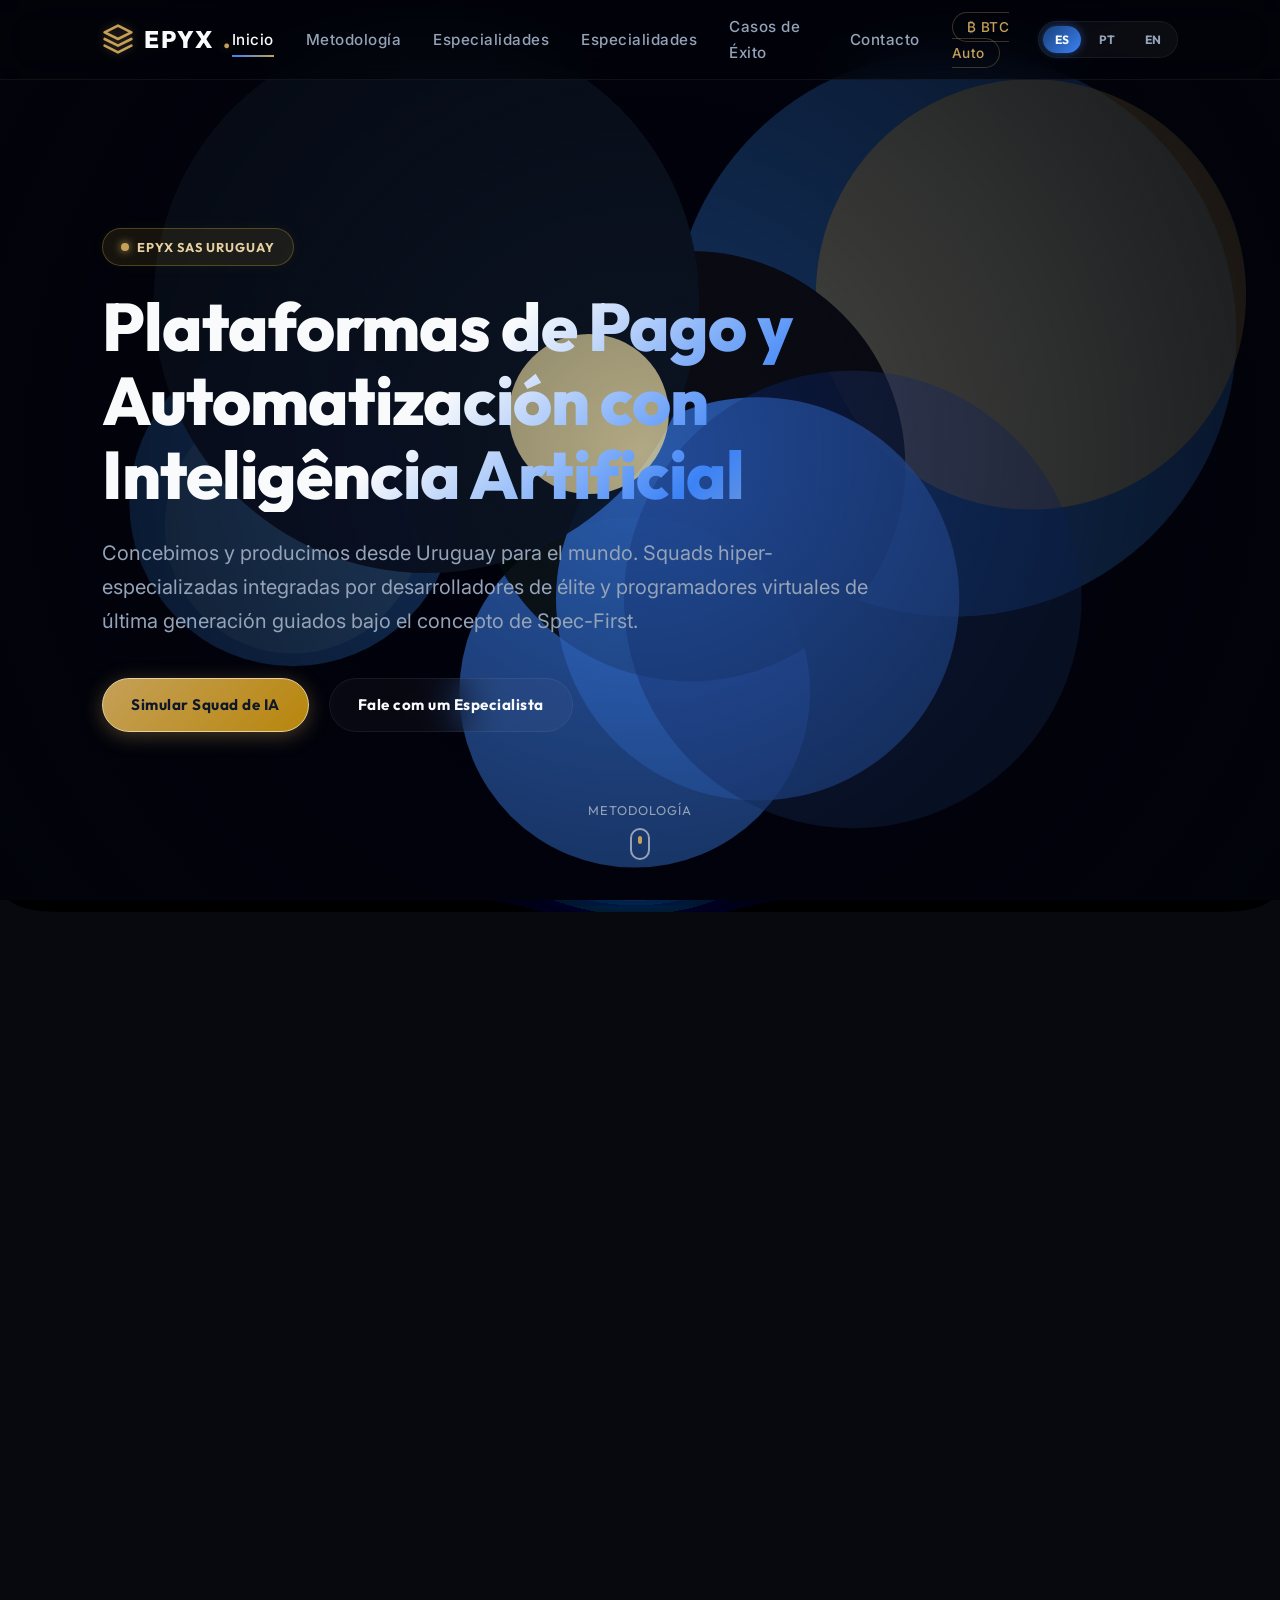
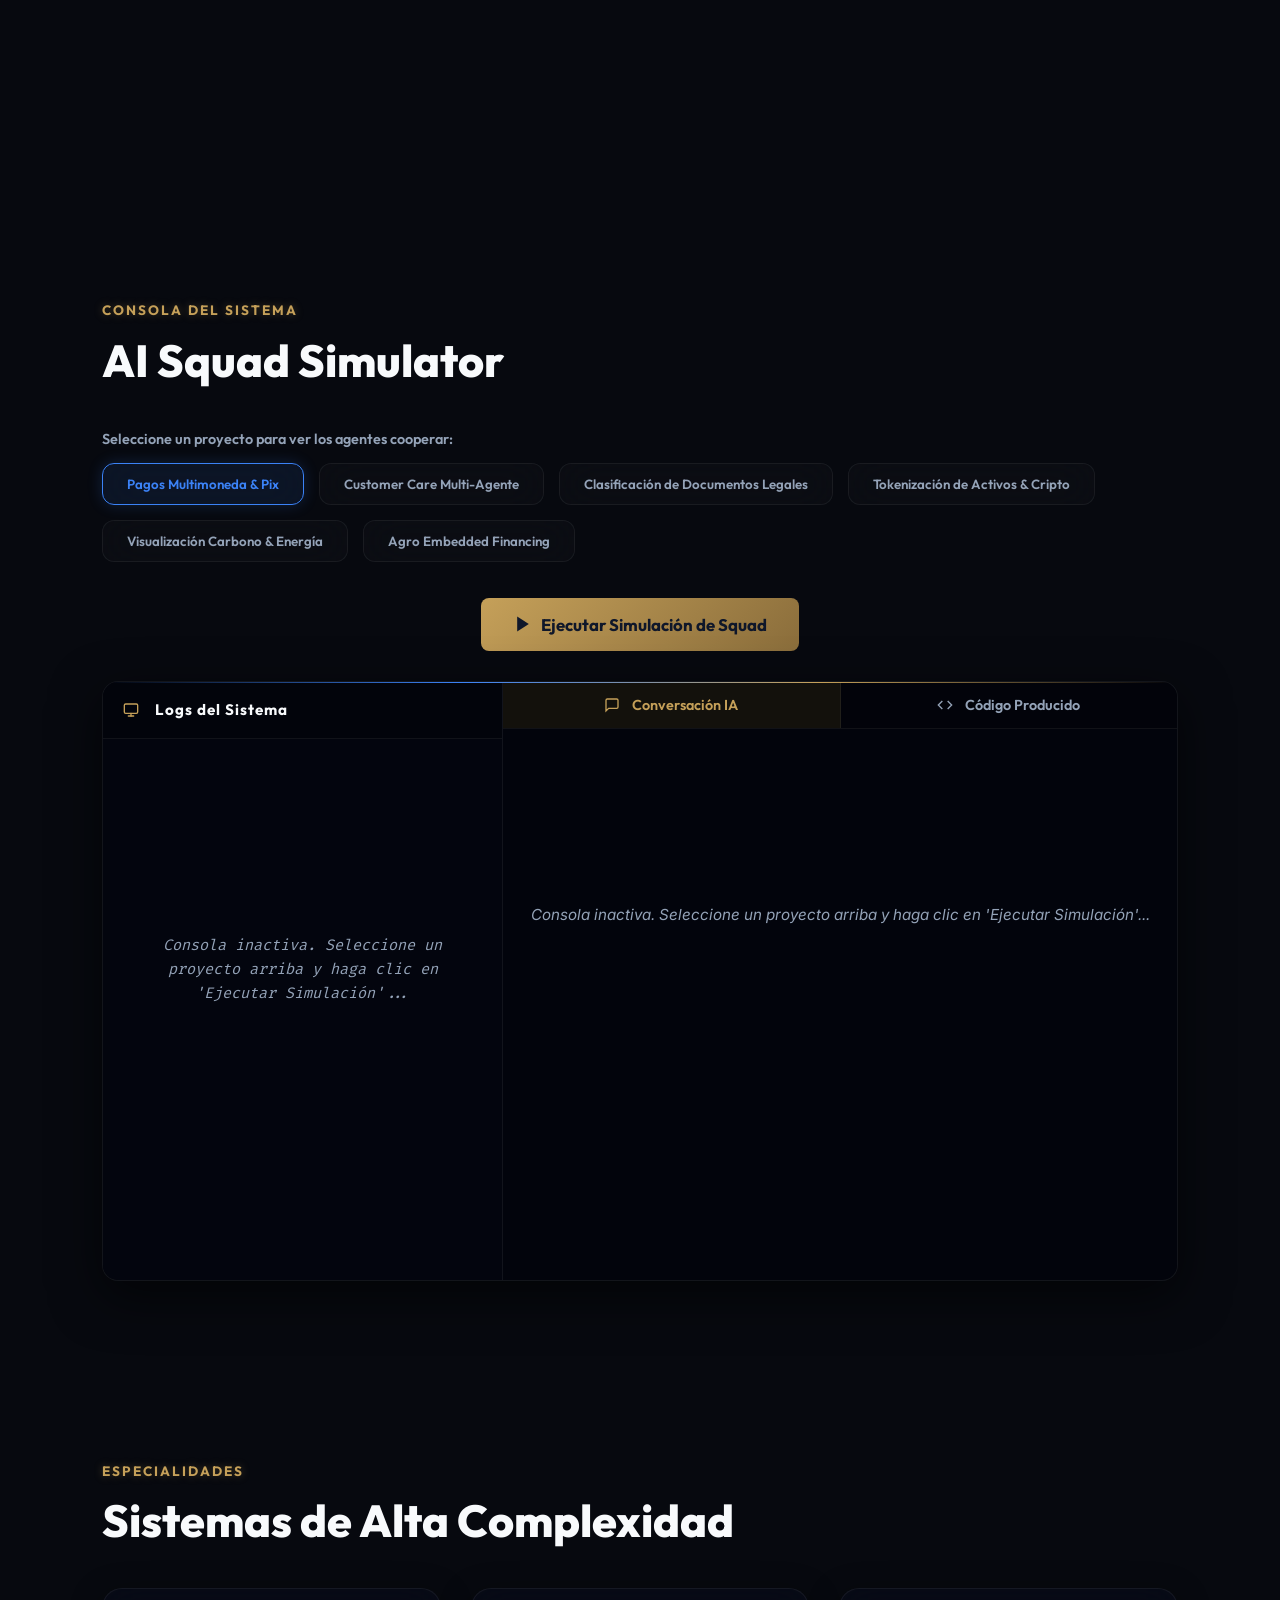
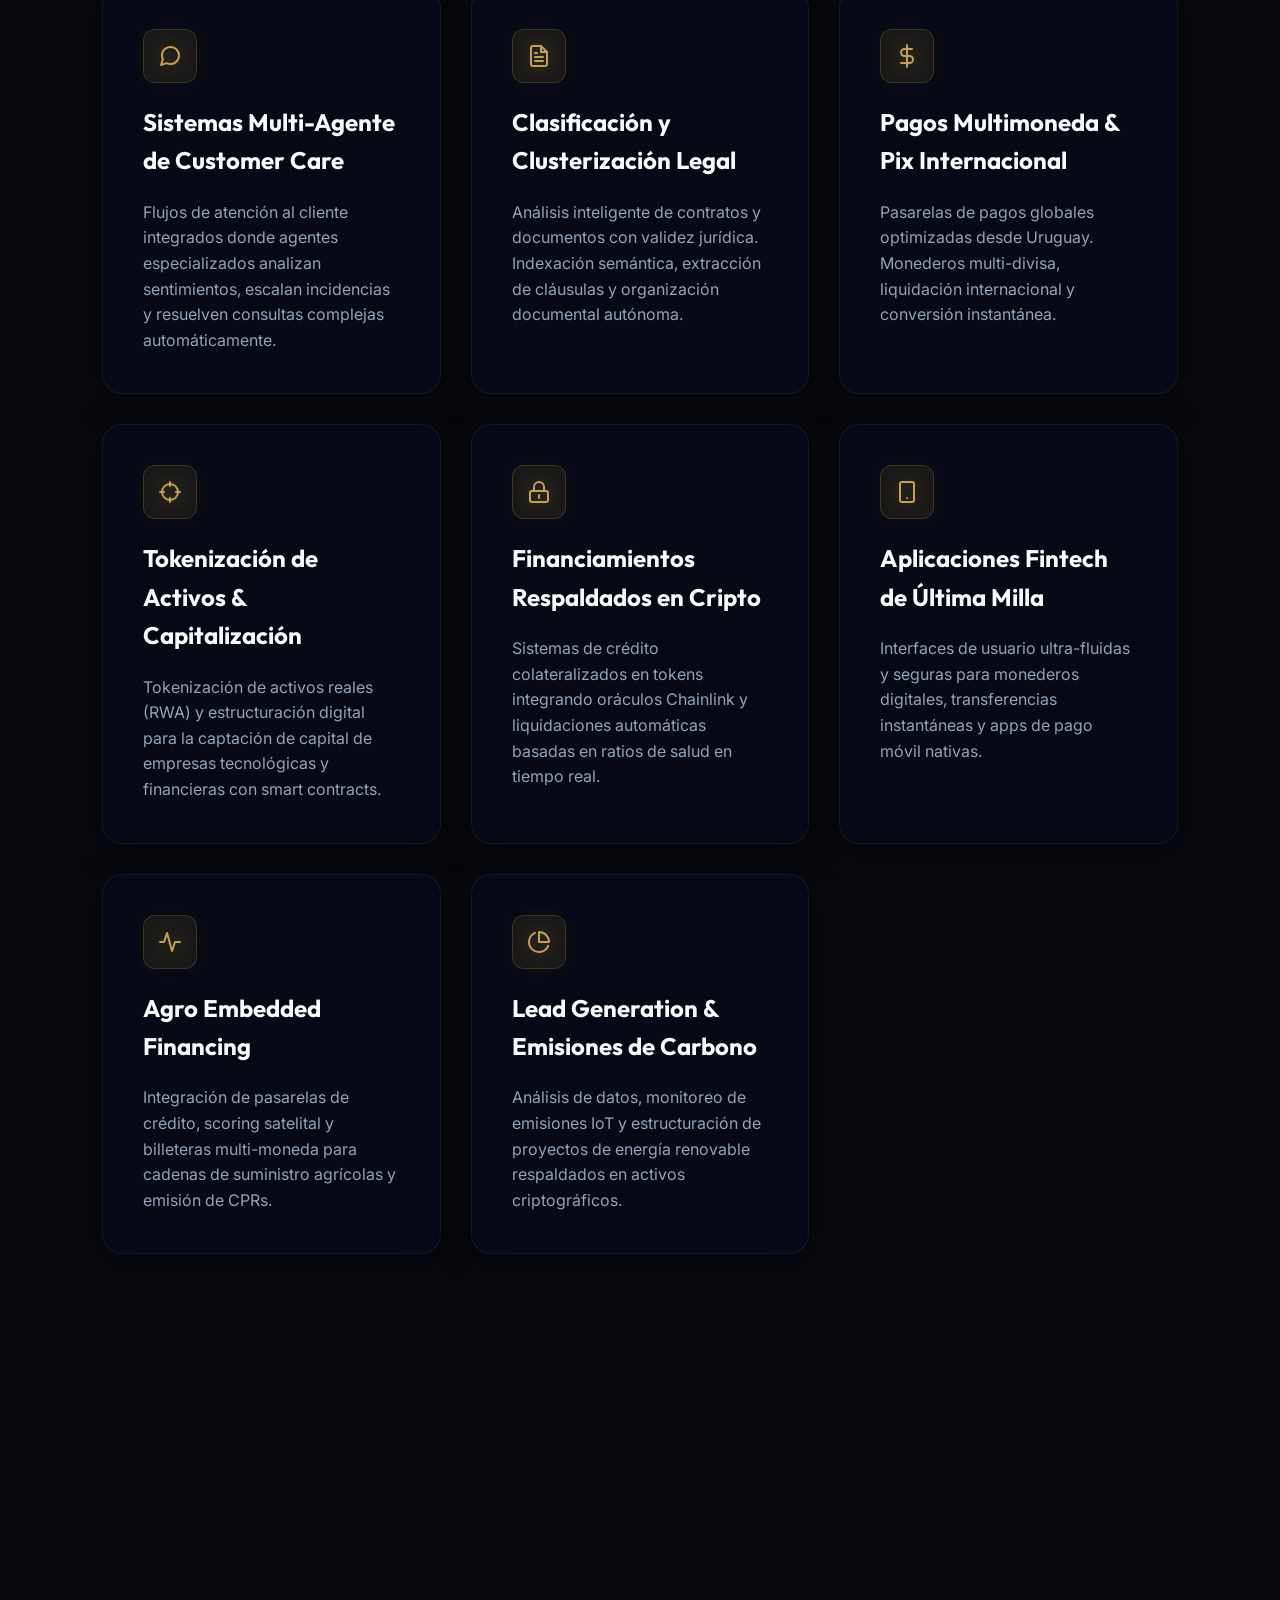
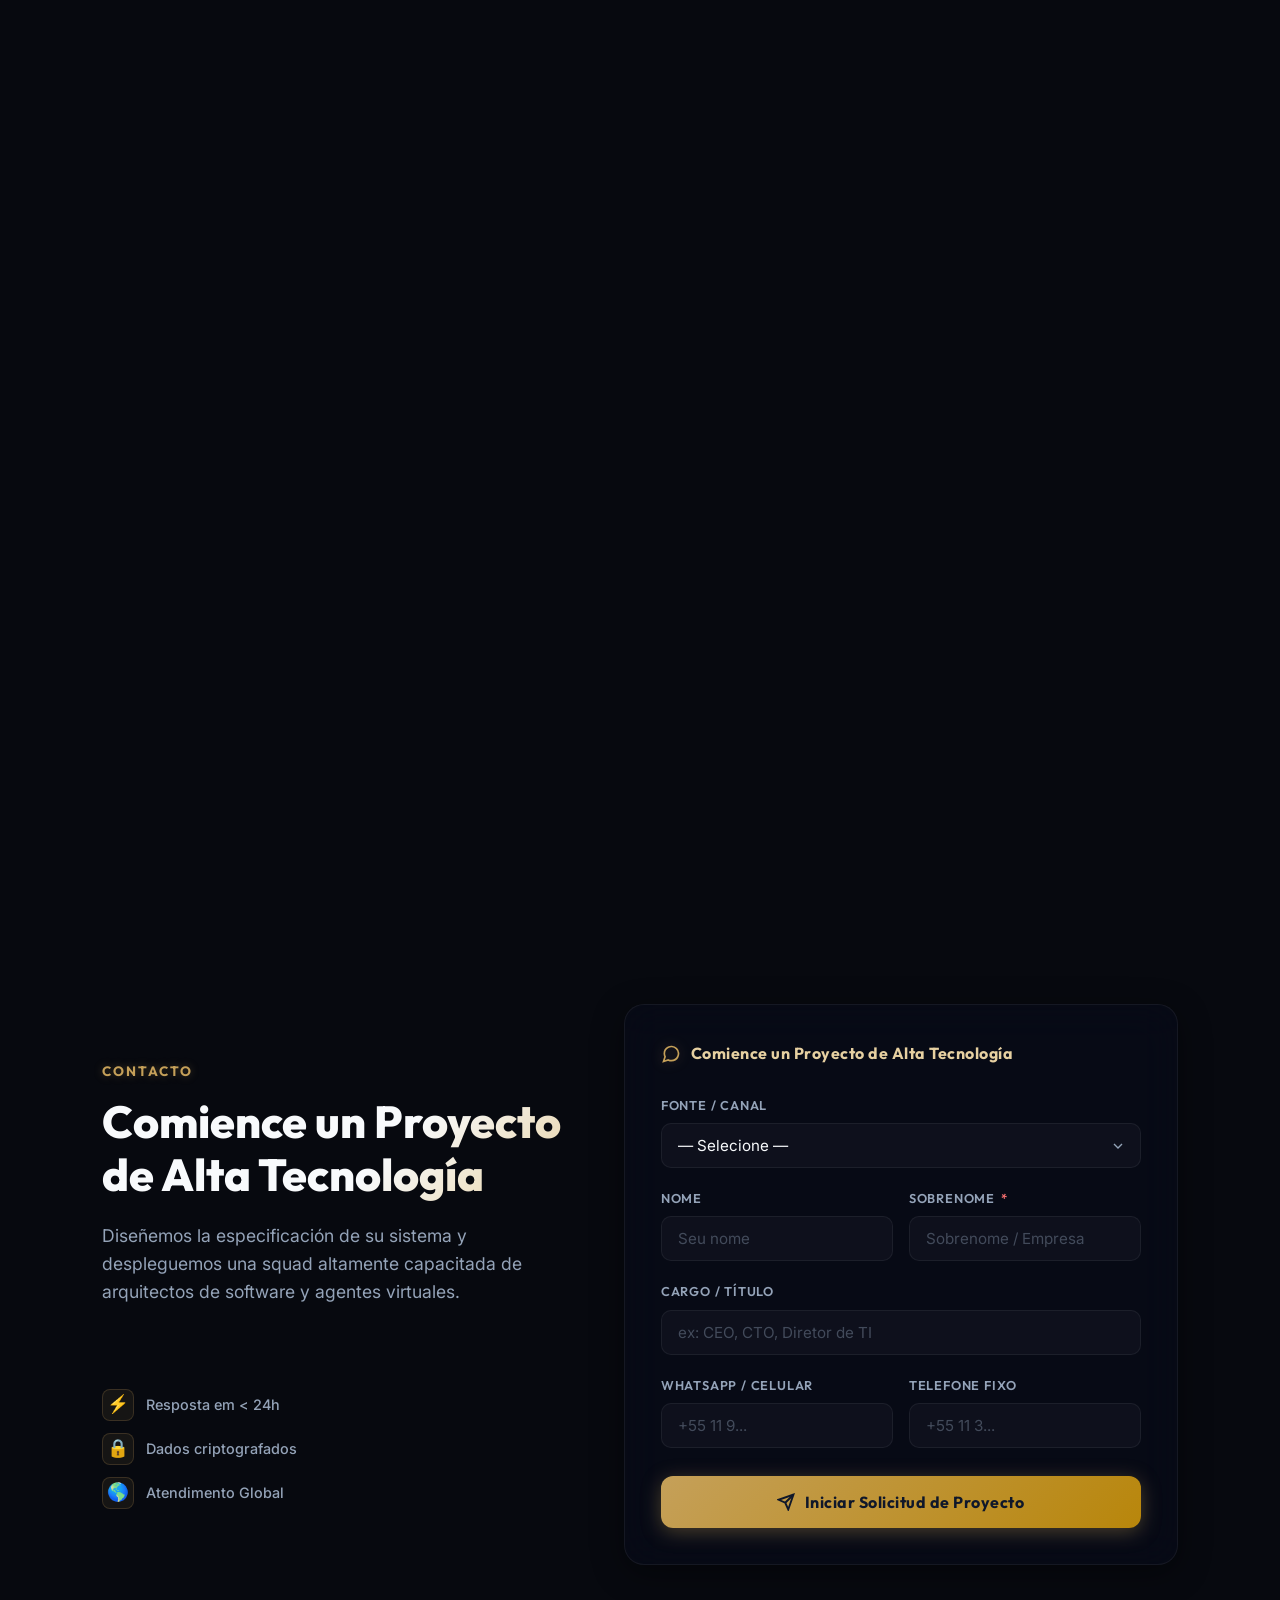
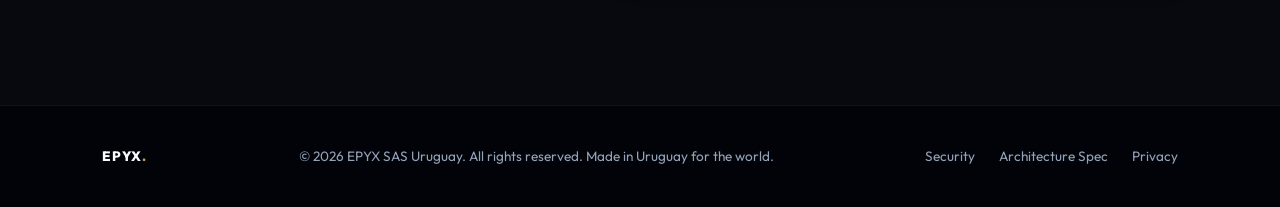
<file: index.html>
<!DOCTYPE html>
<html lang="es" translate="no">
<head>
  <meta charset="UTF-8">
  <meta name="viewport" content="width=device-width, initial-scale=1.0">
  <title>EPYX SAS Uruguay - Plataformas de Pago y Automatización con IA</title>
  
  <!-- Primary Meta Tags -->
  <meta name="title" content="EPYX SAS Uruguay - Plataformas de Pago y Automatización con IA">
  <meta name="description" content="Concebimos y producimos plataformas de pago multimoneda, automatización con IA y squads de desarrollo de última generación integrados con programadores virtuales. Spec-first como core de nuestra metodología.">
  <!-- Disable browser translation suggestion -->
  <meta name="google" content="notranslate">
  
  <!-- CSS Stylesheet -->
  <link rel="stylesheet" href="css/styles.css">
</head>
<body>

  <!-- Liquid Screen Canvas -->
  <canvas id="liquid-canvas"></canvas>
  <div class="background-overlay"></div>

  <!-- SVG Filter for the Liquid Screen (Metaball) effect -->
  <svg style="position: absolute; width: 0; height: 0; overflow: hidden;" width="0" height="0">
    <defs>
      <filter id="liquid-filter">
        <feGaussianBlur in="SourceGraphic" stdDeviation="25" result="blur" />
        <feColorMatrix in="blur" mode="matrix" values="1 0 0 0 0  0 1 0 0 0  0 0 1 0 0  0 0 0 65 -20" result="goo" />
        <feBlend in="SourceGraphic" in2="goo" />
      </filter>
    </defs>
  </svg>

  <!-- Navbar -->
  <header class="navbar">
    <a href="#home" class="logo">
      <svg class="logo-icon" viewBox="0 0 24 24" fill="none" stroke-width="2" stroke-linecap="round" stroke-linejoin="round">
        <polygon points="12 2 2 7 12 12 22 7 12 2" />
        <polyline points="2 17 12 22 22 17" />
        <polyline points="2 12 12 17 22 12" />
      </svg>
      EPYX<span>.</span>
    </a>
    
    <nav>
      <ul class="nav-menu">
        <li><a href="#home" class="nav-link active" data-i18n="nav.home">Inicio</a></li>
        <li><a href="#methodology" class="nav-link" data-i18n="nav.methodology">Metodología</a></li>
        <li><a href="#simulator" class="nav-link" data-i18n="nav.services">AI Simulator</a></li>
        <li><a href="#services" class="nav-link" data-i18n="nav.services">Especialidades</a></li>
        <li><a href="#cases" class="nav-link" data-i18n="nav.cases">Casos Reais</a></li>
        <li><a href="#contact" class="nav-link" data-i18n="nav.contact">Contacto</a></li>
        <li><a href="simulador-btc.html" class="nav-link" style="color:var(--gold-primary);border:1px solid rgba(197,160,89,0.3);padding:6px 14px;border-radius:20px;font-size:0.85rem">₿ BTC Auto</a></li>
      </ul>
    </nav>

    <div class="lang-selector">
      <button class="lang-btn active" data-lang="es">ES</button>
      <button class="lang-btn" data-lang="pt">PT</button>
      <button class="lang-btn" data-lang="en">EN</button>
    </div>
  </header>

  <main>
    <!-- Hero Section -->
    <section id="home">
      <div class="hero-content fade-in-section">
        <div class="hero-badge">
          <span class="hero-badge-dot"></span>
          <span class="hero-badge-text" data-i18n="hero.subtitle">EPYX SAS Uruguay</span>
        </div>
        <h1 class="hero-title" data-i18n="hero.title">Plataformas de Pago y Automatización con Inteligencia Artificial</h1>
        <p class="hero-desc" data-i18n="hero.desc">Concebimos y producimos desde Uruguay para el mundo. Squads hiper-especializadas integradas por desarrolladores de élite y programadores virtuales de última generación guiados bajo el concepto de Spec-First.</p>
        
        <div class="btn-container">
          <a href="#simulator" class="btn btn-primary hero-btn-simulate" data-i18n="hero.cta.simulate">Simular Squad de IA</a>
          <a href="#contact" class="btn btn-secondary hero-btn-contact" data-i18n="hero.cta.contact">Falar com um Especialista</a>
        </div>
      </div>

      <a href="#methodology" class="scroll-indicator">
        <span data-i18n="nav.methodology">Metodología</span>
        <div class="scroll-mouse">
          <span class="scroll-wheel"></span>
        </div>
      </a>
    </section>

    <!-- Methodology (Spec-First & Vibe Coding) -->
    <section id="methodology" class="fade-in-section">
      <span class="section-tag" data-i18n="methodology.subtitle">Metodología Core</span>
      <h2 class="section-title" data-i18n="methodology.title">Spec-First & Vibe Coding</h2>
      <p class="section-desc" data-i18n="methodology.desc">La nueva generación del desarrollo de software no se trata de escribir código a ciegas. Criamos sistemas hiper-eficientes estructurando especificaciones detalladas preparadas para que múltiples agentes autónomos colaboren y resuelvan problemas complejos.</p>
      
      <div class="methodology-grid">
        <div class="glass-card step-card">
          <div class="step-number">01</div>
          <h3 data-i18n="methodology.step1.title">1. Especificación (Spec-First)</h3>
          <p data-i18n="methodology.step1.desc">Diseñamos un plano de arquitectura exhaustivo. Una spec bien definida evita alucinaciones de IA y define interfaces rígidas antes de la codificación.</p>
        </div>
        
        <div class="glass-card step-card">
          <div class="step-number">02</div>
          <h3 data-i18n="methodology.step2.title">2. Colaboración Multi-Agente</h3>
          <p data-i18n="methodology.step2.desc">Desplegamos squads con agentes especializados (Antigravity, Claude Code, Cursor) integrados con arquitectos expertos para codificación en paralelo.</p>
        </div>
        
        <div class="glass-card step-card">
          <div class="step-number">03</div>
          <h3 data-i18n="methodology.step3.title">3. Validación de Sistemas</h3>
          <p data-i18n="methodology.step3.desc">Validadores autónomos ejecutan bancos de pruebas automáticas, garantizan tipos estrictos y auditan la seguridad antes de cualquier despliegue.</p>
        </div>
      </div>
    </section>

    <!-- Simulator Section (The WOW Interactive Console) -->
    <section id="simulator" class="fade-in-section">
      <span class="section-tag" data-i18n="simulator.subtitle">Laboratorio Interactivo</span>
      <h2 class="section-title" data-i18n="simulator.title">AI Squad Simulator</h2>
      
      <div class="simulator-container">
        <div class="project-selector">
          <p data-i18n="simulator.label">Seleccione un proyecto para ver los agentes cooperar:</p>
          <div class="project-buttons">
            <button class="project-btn active" data-project="payments" data-i18n="simulator.project.payments">Pagos Multimoneda & Pix</button>
            <button class="project-btn" data-project="care" data-i18n="simulator.project.care">Customer Care Multi-Agente</button>
            <button class="project-btn" data-project="docs" data-i18n="simulator.project.docs">Clasificación de Documentos Legales</button>
            <button class="project-btn" data-project="tokenization" data-i18n="simulator.project.tokenization">Tokenización de Activos & Cripto</button>
            <button class="project-btn" data-project="carbon" data-i18n="simulator.project.carbon">Visualización Carbono & Energía</button>
            <button class="project-btn" data-project="agro" data-i18n="simulator.project.agro">Agro Embedded Financing</button>
          </div>
          <div class="sim-run-container" style="margin-top: 24px; text-align: center; display: flex; justify-content: center;">
            <button class="sim-btn-run" style="padding: 16px 32px; font-size: 1.05rem;">
              <svg width="20" height="20" viewBox="0 0 24 24" fill="currentColor">
                <polygon points="5 3 19 12 5 21 5 3" />
              </svg>
              <span data-i18n="simulator.btn.run">Ejecutar Simulación de Squad</span>
            </button>
          </div>
        </div>

        <div class="simulator-workspace">
          <!-- Left Sidebar: Persistent Logs -->
          <div class="sim-sidebar" style="padding: 0; display: flex; flex-direction: column;">
            <div class="sim-sidebar-title" style="padding: 16px 20px; border-bottom: 1px solid var(--border-color); background: rgba(0,0,0,0.2);">
              <svg viewBox="0 0 24 24" fill="none" stroke="currentColor" stroke-width="2" stroke-linecap="round" stroke-linejoin="round" style="width:16px; height:16px; margin-right:8px;">
                <rect x="2" y="3" width="20" height="14" rx="2" ry="2" />
                <line x1="8" y1="21" x2="16" y2="21" />
                <line x1="12" y1="17" x2="12" y2="21" />
              </svg>
              <span data-i18n="simulator.terminal.tab.logs">Logs del Sistema</span>
            </div>
            <div id="sim-logs" class="sim-pane-content" style="flex: 1; overflow-y: auto; padding: 20px; font-family: var(--font-code); font-size: 0.85rem; color: var(--text-muted);">
              <div class="idle-text" data-i18n="simulator.terminal.idle">Consola inactiva. Seleccione un proyecto arriba y haga clic en 'Ejecutar Simulación'...</div>
            </div>
          </div>

          <!-- Main Content: Chat and Code Tabs -->
          <div class="sim-content" style="padding: 0; display: flex; flex-direction: column;">
            <div class="sim-tabs-header" style="display: flex; border-bottom: 1px solid var(--border-color); background: rgba(0,0,0,0.2);">
              <button class="tab-btn active" data-tab="chat" style="border-radius: 0; border: none; border-right: 1px solid var(--border-color); padding: 14px 24px; flex: 1; justify-content: center;">
                <svg viewBox="0 0 24 24" fill="none" stroke="currentColor" stroke-width="2">
                  <path d="M21 15a2 2 0 0 1-2 2H7l-4 4V5a2 2 0 0 1 2-2h14a2 2 0 0 1 2 2z" />
                </svg>
                <span data-i18n="simulator.terminal.tab.chat">Conversación IA</span>
              </button>
              <button class="tab-btn" data-tab="code" style="border-radius: 0; border: none; padding: 14px 24px; flex: 1; justify-content: center;">
                <svg viewBox="0 0 24 24" fill="none" stroke="currentColor" stroke-width="2">
                  <polyline points="16 18 22 12 16 6" />
                  <polyline points="8 6 2 12 8 18" />
                </svg>
                <span data-i18n="simulator.terminal.tab.code">Código Producido</span>
              </button>
            </div>
            
            <div id="panel-chat" class="terminal-panel active" style="flex: 1; overflow: hidden;">
              <div id="sim-chat" style="height: 100%; overflow-y: auto; padding: 24px;">
                <div class="idle-text" data-i18n="simulator.terminal.idle">Consola inactiva. Seleccione un proyecto arriba y haga clic en 'Ejecutar Simulación'...</div>
              </div>
            </div>
            <div id="panel-code" class="terminal-panel" style="flex: 1; overflow: hidden;">
              <div style="height: 100%; overflow-y: auto; padding: 24px;">
                <pre><code id="sim-code" class="language-javascript" data-i18n="simulator.terminal.idle">Consola inactiva. Seleccione un proyecto arriba y haga clic en 'Ejecutar Simulación'...</code></pre>
              </div>
            </div>
          </div>
        </div>
      </div>
    </section>

    <!-- Services / Specialties Section -->
    <section id="services" class="fade-in-section">
      <span class="section-tag" data-i18n="services.subtitle">Especialidades</span>
      <h2 class="section-title" data-i18n="services.title">Sistemas de Alta Complexidad</h2>
      
      <div class="services-grid">
        <div class="glass-card service-card">
          <div class="service-icon-container">
            <svg viewBox="0 0 24 24" fill="none" stroke="currentColor" stroke-width="2" stroke-linecap="round" stroke-linejoin="round">
              <path d="M21 11.5a8.38 8.38 0 0 1-.9 3.8 8.5 8.5 0 0 1-7.6 4.7 8.38 8.38 0 0 1-3.8-.9L3 21l1.9-5.7a8.38 8.38 0 0 1-.9-3.8 8.5 8.5 0 0 1 4.7-7.6 8.38 8.38 0 0 1 3.8-.9h.5a8.48 8.48 0 0 1 8 8v.5z" />
            </svg>
          </div>
          <h3 data-i18n="services.card.care.title">Sistemas Multi-Agente de Customer Care</h3>
          <p data-i18n="services.card.care.desc">Flujos de atención al cliente integrados donde agentes especializados analizam sentimentos, escalam incidências e resolvem consultas complexas automaticamente.</p>
        </div>

        <div class="glass-card service-card">
          <div class="service-icon-container">
            <svg viewBox="0 0 24 24" fill="none" stroke="currentColor" stroke-width="2" stroke-linecap="round" stroke-linejoin="round">
              <path d="M14 2H6a2 2 0 0 0-2 2v16a2 2 0 0 0 2 2h12a2 2 0 0 0 2-2V8z" />
              <polyline points="14 2 14 8 20 8" />
              <line x1="16" y1="13" x2="8" y2="13" />
              <line x1="16" y1="17" x2="8" y2="17" />
              <polyline points="10 9 9 9 8 9" />
            </svg>
          </div>
          <h3 data-i18n="services.card.docs.title">Clasificación y Clusterización Legal</h3>
          <p data-i18n="services.card.docs.desc">Análisis inteligente de contratos y documentos con validez jurídica. Indexación semántica, extracción de cláusulas y organización documental autónoma.</p>
        </div>

        <div class="glass-card service-card">
          <div class="service-icon-container">
            <svg viewBox="0 0 24 24" fill="none" stroke="currentColor" stroke-width="2" stroke-linecap="round" stroke-linejoin="round">
              <line x1="12" y1="1" x2="12" y2="23" />
              <path d="M17 5H9.5a3.5 3.5 0 0 0 0 7h5a3.5 3.5 0 0 1 0 7H6" />
            </svg>
          </div>
          <h3 data-i18n="services.card.payments.title">Pagos Multimoneda & Pix Internacional</h3>
          <p data-i18n="services.card.payments.desc">Pasarelas de pagos globales optimizadas desde Uruguay. Monederos multi-divisa, liquidación internacional y conversión instantánea.</p>
        </div>

        <div class="glass-card service-card">
          <div class="service-icon-container">
            <svg viewBox="0 0 24 24" fill="none" stroke="currentColor" stroke-width="2" stroke-linecap="round" stroke-linejoin="round">
              <circle cx="12" cy="12" r="8"/>
              <line x1="12" y1="2" x2="12" y2="6"/>
              <line x1="12" y1="18" x2="12" y2="22"/>
              <line x1="2" y1="12" x2="6" y2="12"/>
              <line x1="18" y1="12" x2="22" y2="12"/>
            </svg>
          </div>
          <h3 data-i18n="services.card.tokenization.title">Tokenización de Activos & Capitalização</h3>
          <p data-i18n="services.card.tokenization.desc">Tokenización de activos reales (RWA) y estructuración digital para la captación de capital de empresas tecnológicas y financieras con smart contracts.</p>
        </div>

        <div class="glass-card service-card">
          <div class="service-icon-container">
            <svg viewBox="0 0 24 24" fill="none" stroke="currentColor" stroke-width="2" stroke-linecap="round" stroke-linejoin="round">
              <rect x="3" y="11" width="18" height="11" rx="2" ry="2"/>
              <path d="M7 11V7a5 5 0 0 1 10 0v4"/>
              <line x1="12" y1="15" x2="12" y2="18"/>
            </svg>
          </div>
          <h3 data-i18n="services.card.credit.title">Financiamientos Respaldados en Cripto</h3>
          <p data-i18n="services.card.credit.desc">Sistemas de crédito colateralizados en tokens integrando oráculos Chainlink y liquidaciones automáticas basadas en ratios de salud en tiempo real.</p>
        </div>

        <div class="glass-card service-card">
          <div class="service-icon-container">
            <svg viewBox="0 0 24 24" fill="none" stroke="currentColor" stroke-width="2" stroke-linecap="round" stroke-linejoin="round">
              <rect x="5" y="2" width="14" height="20" rx="2" ry="2" />
              <line x1="12" y1="18" x2="12.01" y2="18" />
            </svg>
          </div>
          <h3 data-i18n="services.card.apps.title">Aplicaciones Fintech de Última Milla</h3>
          <p data-i18n="services.card.apps.desc">Interfaces de usuario ultra-fluidas y seguras para monederos digitales, transferencias instantáneas y apps de pago móvil nativas.</p>
        </div>

        <div class="glass-card service-card">
          <div class="service-icon-container">
            <svg viewBox="0 0 24 24" fill="none" stroke="currentColor" stroke-width="2" stroke-linecap="round" stroke-linejoin="round">
              <path d="M2 12h4l3-9 5 18 3-9h5" />
            </svg>
          </div>
          <h3 data-i18n="services.card.agro.title">Agro Embedded Financing</h3>
          <p data-i18n="services.card.agro.desc">Integración de pasarelas de crédito, scoring satelital y billeteras multi-moneda para cadenas de suministro agrícolas y emisión de CPRs.</p>
        </div>

        <div class="glass-card service-card">
          <div class="service-icon-container">
            <svg viewBox="0 0 24 24" fill="none" stroke="currentColor" stroke-width="2" stroke-linecap="round" stroke-linejoin="round">
              <path d="M21.21 15.89A10 10 0 1 1 8 2.83"></path><path d="M22 12A10 10 0 0 0 12 2v10z"></path>
            </svg>
          </div>
          <h3 data-i18n="services.card.carbon.title">Lead Generation & Emisiones de Carbono</h3>
          <p data-i18n="services.card.carbon.desc">Análisis de datos, monitoreo de emisiones IoT y estructuración de proyectos de energía renovable respaldados en activos criptográficos.</p>
        </div>
      </div>
    </section>

    <!-- Cases Section -->
    <section id="cases" class="fade-in-section">
      <span class="section-tag" data-i18n="cases.subtitle">Producido en Uruguay para el Mundo</span>
      <h2 class="section-title" data-i18n="cases.title">Casos Reales en Producción</h2>
      
      <div class="cases-grid">
        <div class="glass-card case-card wagari">
          <div class="case-header">
            <span class="case-name">Wagari Carbon</span>
            <span class="case-tag" data-i18n="cases.tag.sustainability">Sustentabilidad</span>
          </div>
          <p data-i18n="cases.card.wagari.desc">Wagari Carbon es una plataforma verde diseñada para certificar, trazar y comercializar créditos de carbono globales con auditoría distribuida e inmutable.</p>
          <a href="#" class="case-link">
            Case Details
            <svg viewBox="0 0 24 24" fill="none" stroke="currentColor" stroke-width="2">
              <line x1="5" y1="12" x2="19" y2="12" />
              <polyline points="12 5 19 12 12 19" />
            </svg>
          </a>
        </div>

        <div class="glass-card case-card urus">
          <div class="case-header">
            <span class="case-name">Urus Stack</span>
            <span class="case-tag" data-i18n="cases.tag.dev">Developer Tooling</span>
          </div>
          <p data-i18n="cases.card.urus.desc">Urus Stack es una suite avanzada para desarrolladores que integra flujos automatizados de especificación-código-validación en entornos distribuidos.</p>
          <a href="#" class="case-link">
            Case Details
            <svg viewBox="0 0 24 24" fill="none" stroke="currentColor" stroke-width="2">
              <line x1="5" y1="12" x2="19" y2="12" />
              <polyline points="12 5 19 12 12 19" />
            </svg>
          </a>
        </div>

        <div class="glass-card case-card">
          <div class="case-header">
            <span class="case-name">Portal Paraguai</span>
            <span class="case-tag" data-i18n="cases.tag.fintech">Fintech</span>
          </div>
          <p data-i18n="cases.card.paraguay.desc">Portal Paraguai unifica el ecosistema de facturación electrónica y pasarela de cobros transfronterizos para empresas del Mercosur con alta resiliencia.</p>
          <a href="#" class="case-link">
            Case Details
            <svg viewBox="0 0 24 24" fill="none" stroke="currentColor" stroke-width="2">
              <line x1="5" y1="12" x2="19" y2="12" />
              <polyline points="12 5 19 12 12 19" />
            </svg>
          </a>
        </div>

        <div class="glass-card case-card agro">
          <div class="case-header">
            <span class="case-name">Ceres Trading</span>
            <span class="case-tag" data-i18n="cases.tag.agro">Agro Embedded Finance</span>
          </div>
          <p data-i18n="cases.card.agro.desc">Ceres Trading implementa una arquitectura de Agro Embedded Financing, integrando motores de scoring satelital y climático con pasarelas de crédito y derivativos agrícolas.</p>
          <a href="https://ceres-trading-mvp.vercel.app/" target="_blank" class="case-link">
            Live Preview
            <svg viewBox="0 0 24 24" fill="none" stroke="currentColor" stroke-width="2">
              <line x1="5" y1="12" x2="19" y2="12" />
              <polyline points="12 5 19 12 12 19" />
            </svg>
          </a>
        </div>
      </div>
    </section>

    <!-- Contact Section -->
    <section id="contact" class="fade-in-section">
      <div class="contact-layout">
        <div class="contact-info">
          <span class="section-tag" data-i18n="nav.contact">Contacto</span>
          <h2 class="section-title" data-i18n="contact.title">Comience un Proyecto de Alta Tecnología</h2>
          <p class="section-desc" data-i18n="contact.desc">Diseñemos la especificación de su sistema y despleguemos una squad altamente capacitada de arquitectos de software y agentes virtuales.</p>

          <!-- CRM Metrics Badges -->
          <div class="contact-badges">
            <div class="contact-badge">
              <span class="badge-icon">⚡</span>
              <span>Resposta em &lt; 24h</span>
            </div>
            <div class="contact-badge">
              <span class="badge-icon">🔒</span>
              <span>Dados criptografados</span>
            </div>
            <div class="contact-badge">
              <span class="badge-icon">🌎</span>
              <span>Atendimento Global</span>
            </div>
          </div>
        </div>

        <!-- Zoho Native WebToContacts Form — restyled for EPYX dark theme -->
        <div class="contact-form-container glass-card zoho-form-wrapper">

          <div class="zoho-form-header">
            <svg viewBox="0 0 24 24" fill="none" stroke="currentColor" stroke-width="2" width="20" height="20"><path d="M21 11.5a8.38 8.38 0 0 1-.9 3.8 8.5 8.5 0 0 1-7.6 4.7 8.38 8.38 0 0 1-3.8-.9L3 21l1.9-5.7a8.38 8.38 0 0 1-.9-3.8 8.5 8.5 0 0 1 4.7-7.6 8.38 8.38 0 0 1 3.8-.9h.5a8.48 8.48 0 0 1 8 8v.5z"/></svg>
            <span data-i18n="contact.title">Iniciar Conexão de Projeto</span>
          </div>

          <!-- Do not remove hidden fields — required by Zoho -->
          <form id="webform7458796000000684101"
                action="https://crm.zoho.com/crm/WebToContactForm"
                name="WebToContacts7458796000000684101"
                method="POST"
                onSubmit="javascript:document.charset='UTF-8'; return checkMandatory7458796000000684101()"
                accept-charset="UTF-8"
                target="zoho-crm-frame"
                class="epyx-zoho-form">

            <input type="text" style="display:none;" name="xnQsjsdp" value="d6ce284fab976dcf8857b9cef4e5cb5c9de73f528961c9e041bb1382e91c79f6">
            <input type="hidden" name="zc_gad" id="zc_gad" value="">
            <input type="text" style="display:none;" name="xmIwtLD" value="d6f1c1e6e11b5947200de9676b235a1b7dbf77ac8a58167ea496cb4370fdcfe1f7e7562b3168742bff37bdb7919912ca">
            <input type="text" style="display:none;" name="actionType" value="Q29udGFjdHM=">
            <input type="text" style="display:none;" name="returnURL" value="https://epyx-portal.vercel.app/?lead=sent">
            <!-- Do not remove this code. -->
            <input type="text" style="display:none;" id="ldeskuid" name="ldeskuid">
            <input type="text" style="display:none;" id="LDTuvid" name="LDTuvid">
            <!-- Do not remove this code. -->
            <input type="text" style="display:none;" name="aG9uZXlwb3Q" value="">

            <!-- Lead Source -->
            <div class="epyx-form-group">
              <label for="Lead_Source">Fonte / Canal</label>
              <select id="Lead_Source" name="Lead Source" class="epyx-select" aria-label="Lead Source">
                <option value="-None-">— Selecione —</option>
                <option value="Pesquisa de Rede">Pesquisa Web</option>
                <option value="Referência Externa">Indicação</option>
                <option value="Facebook">Facebook</option>
                <option value="X (Twitter)">X (Twitter)</option>
                <option value="LinkedIn">LinkedIn</option>
                <option value="Parceiro">Parceiro</option>
                <option value="Publicidade">Publicidade</option>
                <option value="Exposição Profissional">Evento / Conferência</option>
                <option value="Conversa">Contato Direto</option>
              </select>
            </div>

            <!-- Name row -->
            <div class="epyx-form-row">
              <div class="epyx-form-group">
                <label for="First_Name">Nome</label>
                <input type="text" id="First_Name" name="First Name" maxlength="40" placeholder="Seu nome" class="epyx-input">
              </div>
              <div class="epyx-form-group">
                <label for="Last_Name">Sobrenome <span class="required-mark">*</span></label>
                <input type="text" id="Last_Name" name="Last Name" maxlength="80" required placeholder="Sobrenome / Empresa" class="epyx-input" aria-required="true">
              </div>
            </div>

            <!-- Title -->
            <div class="epyx-form-group">
              <label for="Title">Cargo / Título</label>
              <input type="text" id="Title" name="Title" maxlength="100" placeholder="ex: CEO, CTO, Diretor de TI" class="epyx-input">
            </div>

            <!-- Phone row -->
            <div class="epyx-form-row">
              <div class="epyx-form-group">
                <label for="Mobile">WhatsApp / Celular</label>
                <input type="text" id="Mobile" name="Mobile" maxlength="30" placeholder="+55 11 9..." class="epyx-input">
              </div>
              <div class="epyx-form-group">
                <label for="Phone">Telefone Fixo</label>
                <input type="text" id="Phone" name="Phone" maxlength="50" placeholder="+55 11 3..." class="epyx-input">
              </div>
            </div>

            <!-- Submit -->
            <div class="epyx-form-actions">
              <button type="submit" id="formsubmit" class="btn btn-primary epyx-submit-btn">
                <svg viewBox="0 0 24 24" fill="none" stroke="currentColor" stroke-width="2.5" width="18" height="18"><line x1="22" y1="2" x2="11" y2="13"/><polygon points="22 2 15 22 11 13 2 9 22 2"/></svg>
                <span data-i18n="contact.form.submit">Iniciar Solicitud de Proyecto</span>
              </button>
            </div>

          </form>

          <!-- Hidden iframe receives Zoho POST response (keeps user on page) -->
          <iframe name="zoho-crm-frame" id="zoho-crm-frame" style="display:none;" title="Zoho CRM Form Target" aria-hidden="true"></iframe>

          <!-- In-page success overlay (shown by JS after submit) -->
          <div id="zoho-success-overlay" class="zoho-success-overlay" style="display:none;" aria-live="polite">
            <div class="zoho-success-icon-wrap">
              <svg viewBox="0 0 24 24" fill="none" stroke="currentColor" stroke-width="2.5" width="40" height="40">
                <circle cx="12" cy="12" r="10"/>
                <polyline points="8 12 11 15 16 9"/>
              </svg>
            </div>
            <h3 class="zoho-success-title">Contato registrado com sucesso!</h3>
            <p class="zoho-success-sub">Nossa equipe retornará em breve.</p>
            <div class="zoho-success-countdown">
              <div class="zoho-countdown-bar"></div>
              <span class="zoho-countdown-text">Voltando à página inicial em <strong id="zoho-countdown-num">3</strong>s...</span>
            </div>
          </div>

        </div>
      </div>
    </section>
  </main>

  <!-- Success Toast — shown after Zoho form redirect with ?lead=sent -->
  <div id="lead-toast" class="lead-toast" role="alert" aria-live="polite">
    <div class="lead-toast-icon">
      <svg viewBox="0 0 24 24" fill="none" stroke="currentColor" stroke-width="2.5" width="22" height="22">
        <polyline points="20 6 9 17 4 12"/>
      </svg>
    </div>
    <div class="lead-toast-body">
      <p class="lead-toast-title">Contato registrado com sucesso!</p>
      <p class="lead-toast-desc">Nossa equipe retornará em breve.</p>
    </div>
    <button class="lead-toast-close" onclick="document.getElementById('lead-toast').classList.remove('visible')" aria-label="Fechar">
      <svg viewBox="0 0 24 24" fill="none" stroke="currentColor" stroke-width="2" width="16" height="16">
        <line x1="18" y1="6" x2="6" y2="18"/><line x1="6" y1="6" x2="18" y2="18"/>
      </svg>
    </button>
  </div>

  <!-- Footer -->
  <footer>
    <a href="#home" class="footer-logo">
      EPYX<span>.</span>
    </a>
    <p>&copy; 2026 EPYX SAS Uruguay. All rights reserved. Made in Uruguay for the world.</p>
    <div class="footer-links">
      <a href="#">Security</a>
      <a href="#">Architecture Spec</a>
      <a href="#">Privacy</a>
    </div>
  </footer>

  <!-- Scripts -->
  <script src="js/liquid.js"></script>
  <script src="js/zoho-config.js"></script>
  <script src="js/app.js"></script>

  <!-- Zoho WebToContacts — Validation & SalesIQ Tracking (Do not remove) -->
  <script>
    function checkMandatory7458796000000684101() {
      var mndFields = ['Last Name'];
      var fldLangVal = ['Sobrenome'];
      for (var i = 0; i < mndFields.length; i++) {
        var fieldObj = document.forms['WebToContacts7458796000000684101'][mndFields[i]];
        if (fieldObj) {
          if ((fieldObj.value).replace(/^\s+|\s+$/g, '').length === 0) {
            alert(fldLangVal[i] + ' não pode ficar em branco.');
            fieldObj.focus();
            return false;
          }
        }
      }
      trackVisitor7458796000000684101();
      document.querySelector('#formsubmit').setAttribute('disabled', true);
      return true;
    }

    function trackVisitor7458796000000684101() {
      try {
        if (typeof $zoho !== 'undefined' && $zoho.salesiq) {
          var LDTuvidObj = document.forms['WebToContacts7458796000000684101']['LDTuvid'];
          if (LDTuvidObj) { LDTuvidObj.value = $zoho.salesiq.visitor.uniqueid(); }
          var firstnameObj = document.forms['WebToContacts7458796000000684101']['First Name'];
          var lastnameObj  = document.forms['WebToContacts7458796000000684101']['Last Name'];
          if (firstnameObj && lastnameObj) {
            $zoho.salesiq.visitor.name(firstnameObj.value + ' ' + lastnameObj.value);
          }
        }
      } catch(e) {}
    }
  </script>

  <!-- Zoho SalesIQ Widget (Do not remove) -->
  <script type="text/javascript">
    var $zoho = $zoho || {};
    $zoho.salesiq = $zoho.salesiq || {
      widgetcode: 'siq2902c0b1de1709128185f8790f198569419994a116ec68d06ea5ee74d3095326',
      values: {},
      ready: function() {}
    };
    var d = document;
    var s = d.createElement('script');
    s.type = 'text/javascript';
    s.id = 'zsiqscript';
    s.defer = true;
    s.src = 'https://salesiq.zoho.com/widget';
    var t = d.getElementsByTagName('script')[0];
    t.parentNode.insertBefore(s, t);
  </script>

  <!-- Zoho Analytics Tracking (Do not remove) -->
  <script id="wf_anal" src="https://crm.zohopublic.com/crm/WebFormAnalyticsServeServlet?rid=[base64]&tw=bfa760b4ad1ba17dbc4ccd98aebecd0b36c4256bd8381ce11990397542e4515e"></script>

</body>
</html>
</file>
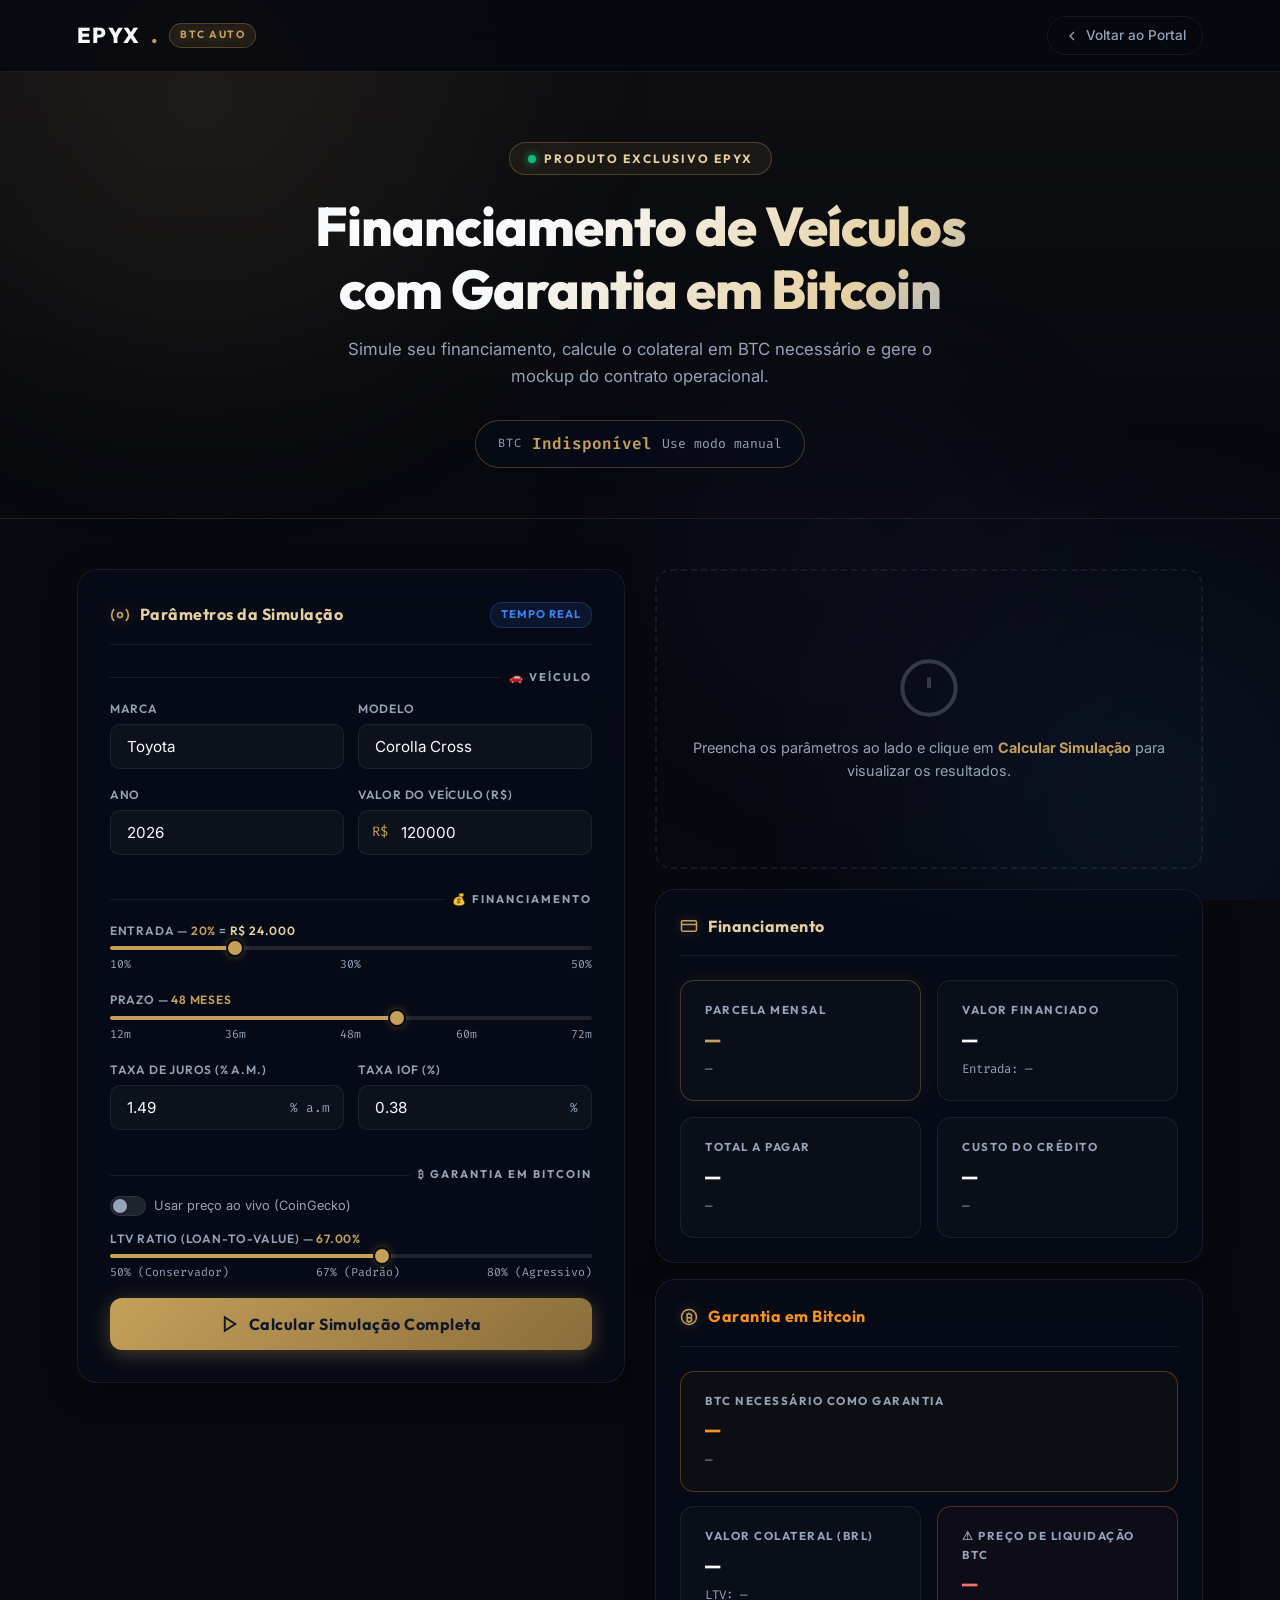
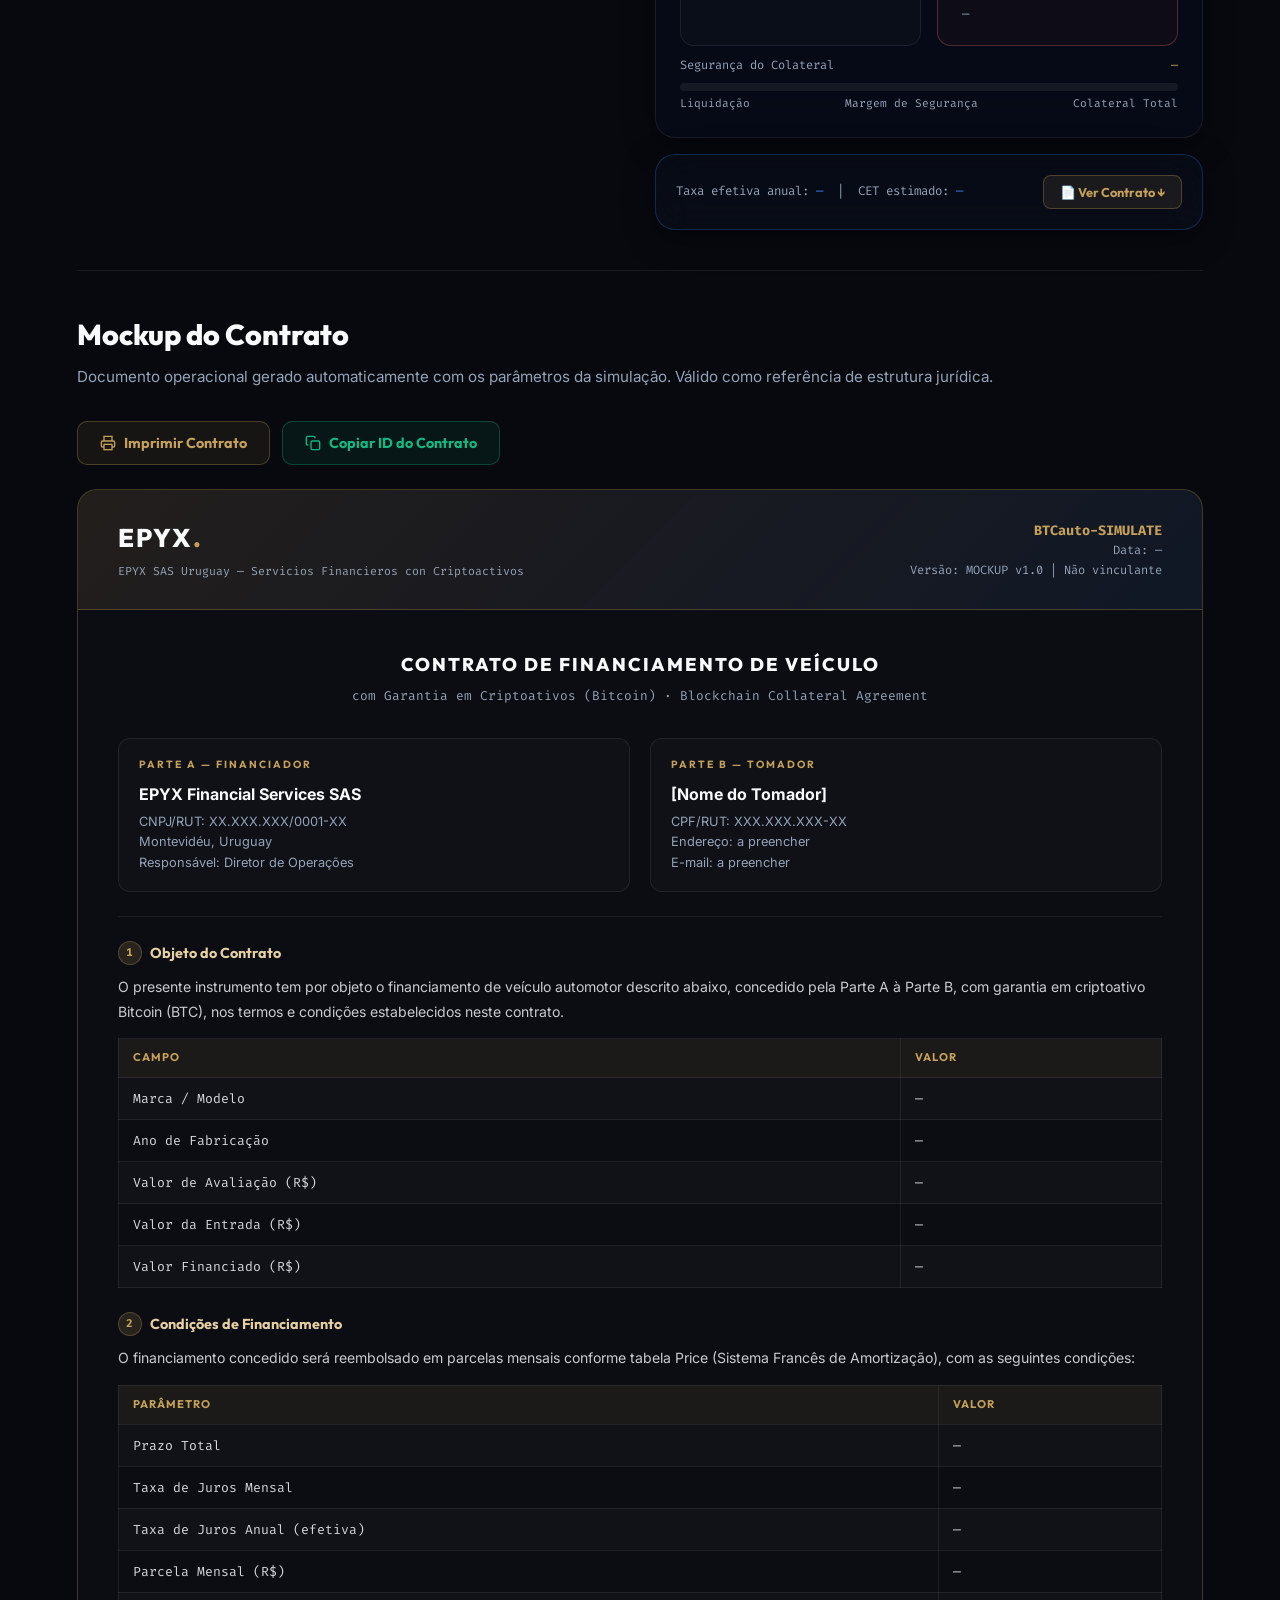
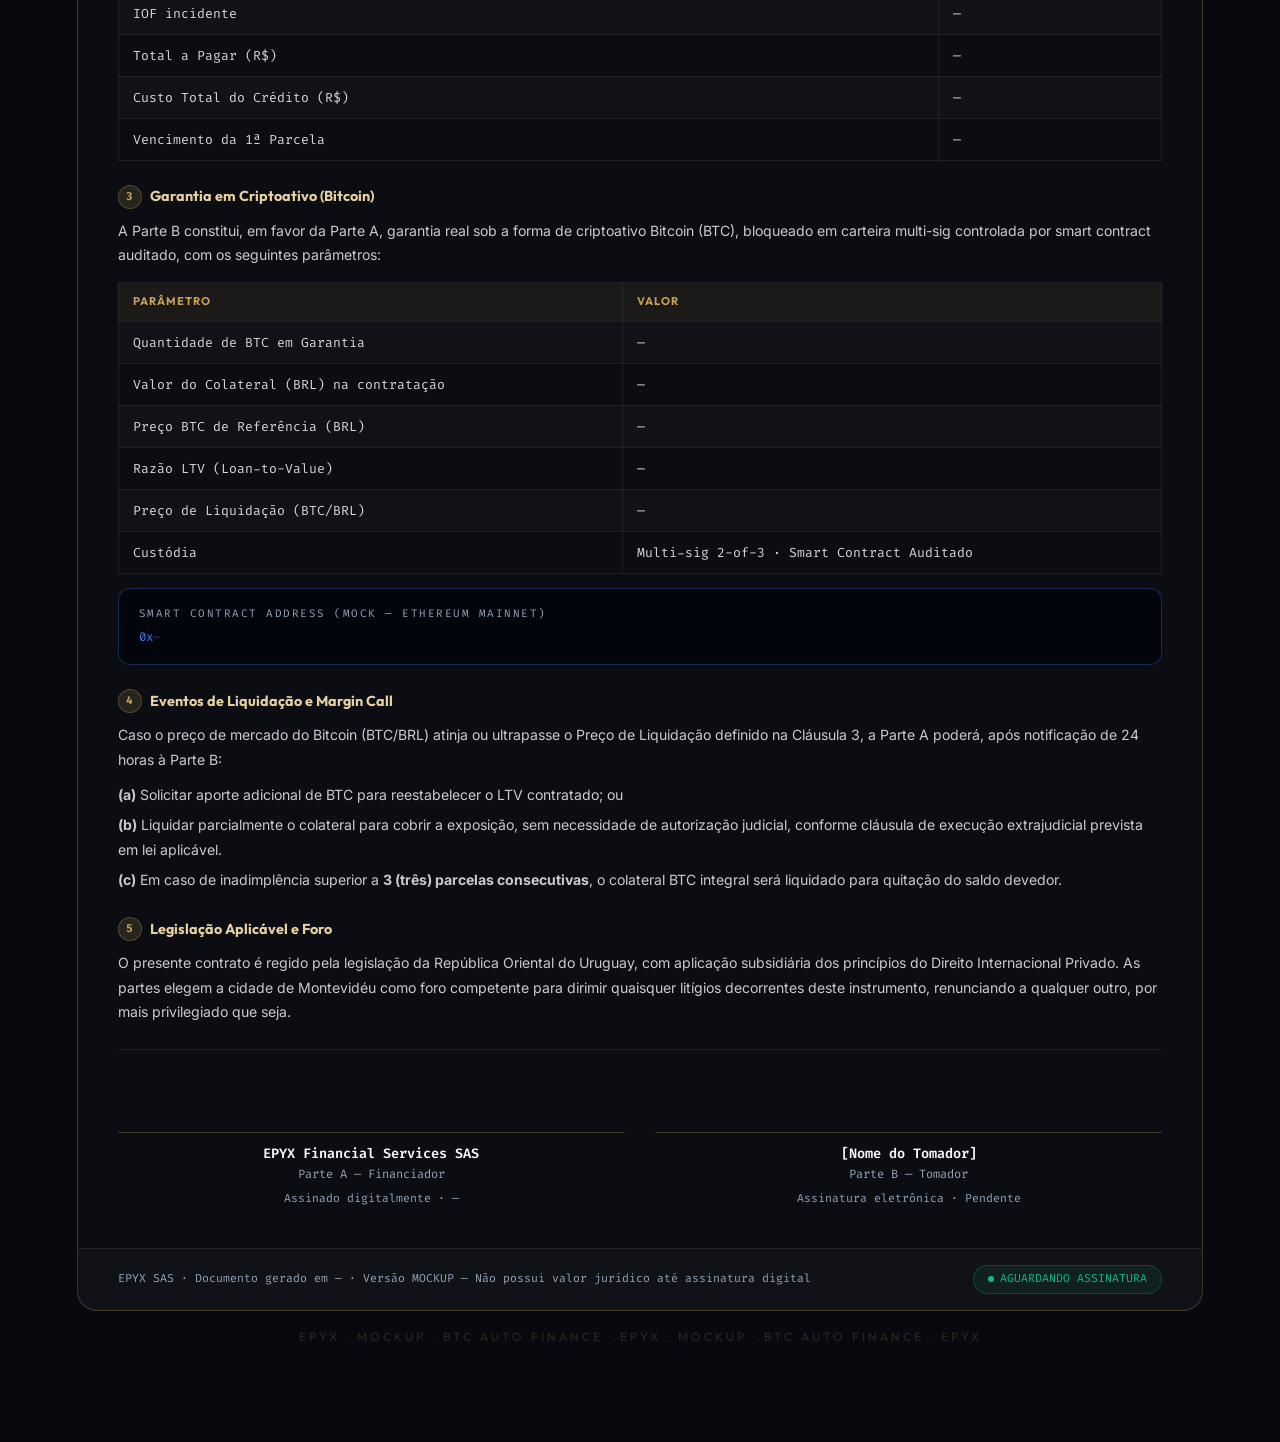
<file: simulador-btc.html>
<!DOCTYPE html>
<html lang="pt-BR" translate="no">
<head>
  <meta charset="UTF-8">
  <meta name="viewport" content="width=device-width, initial-scale=1.0">
  <meta name="google" content="notranslate">
  <title>EPYX BTC Auto — Simulador de Financiamento com Garantia em Bitcoin</title>
  <meta name="description" content="Simule financiamento de veículos com garantia em Bitcoin. Calcule parcelas, colateral necessário e gere o mockup do contrato.">
  <link rel="preconnect" href="https://fonts.googleapis.com">
  <link rel="stylesheet" href="https://fonts.googleapis.com/css2?family=Inter:wght@300;400;500;600;700&family=Outfit:wght@300;400;500;600;700;800&family=Fira+Code:wght@400;500&display=swap">
  <style>
    /* ── Design Tokens ──────────────────────────────────── */
    :root {
      --bg:          #07090f;
      --bg-card:     rgba(8,12,28,0.6);
      --bg-terminal: rgba(4,6,14,0.9);
      --border:      rgba(255,255,255,0.07);
      --border-gold: rgba(197,160,89,0.3);
      --border-blue: rgba(59,130,246,0.25);
      --gold:        #C5A059;
      --gold-light:  #E6D0A1;
      --gold-dark:   #8A6D3B;
      --gold-glow:   rgba(197,160,89,0.35);
      --blue:        #3b82f6;
      --blue-glow:   rgba(59,130,246,0.4);
      --green:       #10b981;
      --red:         #f87171;
      --orange:      #f59e0b;
      --text:        #f8fafc;
      --muted:       #94a3b8;
      --font-h:      'Outfit', sans-serif;
      --font-b:      'Inter', sans-serif;
      --font-c:      'Fira Code', monospace;
      --blur:        blur(20px);
      --ease:        cubic-bezier(0.16,1,0.3,1);
    }

    /* ── Reset ─────────────────────────────────────────── */
    *{box-sizing:border-box;margin:0;padding:0}
    html{scroll-behavior:smooth;scrollbar-width:thin;scrollbar-color:var(--gold-dark) var(--bg)}
    ::-webkit-scrollbar{width:6px}
    ::-webkit-scrollbar-track{background:var(--bg)}
    ::-webkit-scrollbar-thumb{background:var(--gold-dark);border-radius:3px}
    body{font-family:var(--font-b);background:var(--bg);color:var(--text);overflow-x:hidden;line-height:1.6}

    /* ── Animated BG ────────────────────────────────────── */
    .bg-orbs{position:fixed;inset:0;z-index:-1;pointer-events:none;overflow:hidden}
    .orb{position:absolute;border-radius:50%;filter:blur(120px);opacity:0.12;animation:float 20s ease-in-out infinite}
    .orb-1{width:600px;height:600px;background:radial-gradient(circle,#C5A059,transparent);top:-200px;left:-100px;animation-delay:0s}
    .orb-2{width:500px;height:500px;background:radial-gradient(circle,#3b82f6,transparent);bottom:-150px;right:-100px;animation-delay:-7s}
    .orb-3{width:400px;height:400px;background:radial-gradient(circle,#8b5cf6,transparent);top:40%;left:50%;animation-delay:-14s;opacity:0.07}
    @keyframes float{0%,100%{transform:translateY(0) scale(1)}50%{transform:translateY(-40px) scale(1.05)}}

    /* ── Header / Nav ───────────────────────────────────── */
    header{
      position:sticky;top:0;z-index:100;
      display:flex;align-items:center;justify-content:space-between;
      padding:0 6%;height:72px;
      background:rgba(7,9,15,0.75);
      backdrop-filter:var(--blur);
      border-bottom:1px solid var(--border);
    }
    .logo{
      font-family:var(--font-h);font-size:1.35rem;font-weight:800;
      letter-spacing:1.5px;text-transform:uppercase;
      color:var(--text);text-decoration:none;display:flex;align-items:center;gap:10px;
    }
    .logo span{color:var(--gold);text-shadow:0 0 12px var(--gold-glow)}
    .logo-badge{
      font-size:0.65rem;font-weight:700;letter-spacing:1.5px;text-transform:uppercase;
      background:rgba(197,160,89,0.12);border:1px solid var(--border-gold);
      color:var(--gold-light);padding:3px 10px;border-radius:20px;
    }
    .header-back{
      display:flex;align-items:center;gap:6px;
      color:var(--muted);text-decoration:none;font-size:0.85rem;font-weight:500;
      transition:color .2s;padding:8px 16px;border:1px solid var(--border);
      border-radius:20px;backdrop-filter:var(--blur);
    }
    .header-back:hover{color:var(--text);border-color:var(--border-gold)}

    /* ── Page Hero ──────────────────────────────────────── */
    .page-hero{
      text-align:center;padding:70px 6% 50px;
      background:linear-gradient(180deg,rgba(197,160,89,0.04) 0%,transparent 100%);
      border-bottom:1px solid var(--border);
    }
    .hero-tag{
      display:inline-flex;align-items:center;gap:8px;
      background:rgba(197,160,89,0.08);border:1px solid var(--border-gold);
      padding:6px 18px;border-radius:30px;
      font-family:var(--font-h);font-size:0.75rem;font-weight:700;
      letter-spacing:2px;text-transform:uppercase;color:var(--gold-light);
      margin-bottom:20px;
    }
    .hero-dot{width:8px;height:8px;background:var(--green);border-radius:50%;box-shadow:0 0 8px var(--green);animation:blink 2s infinite}
    @keyframes blink{0%,100%{opacity:1}50%{opacity:0.3}}
    .page-hero h1{
      font-family:var(--font-h);font-size:clamp(2rem,5vw,3.4rem);font-weight:800;
      line-height:1.15;letter-spacing:-1px;margin-bottom:16px;
      background:linear-gradient(135deg,var(--text) 40%,var(--gold-light) 70%,var(--blue));
      -webkit-background-clip:text;-webkit-text-fill-color:transparent;
    }
    .page-hero p{color:var(--muted);font-size:1.05rem;max-width:600px;margin:0 auto 30px}
    .btc-live{
      display:inline-flex;align-items:center;gap:10px;
      background:var(--bg-card);backdrop-filter:var(--blur);
      border:1px solid var(--border-gold);border-radius:40px;
      padding:10px 22px;font-family:var(--font-c);font-size:0.9rem;
    }
    .btc-live .label{color:var(--muted);font-size:0.75rem;text-transform:uppercase;letter-spacing:1px}
    .btc-price-val{color:var(--gold);font-weight:600;font-size:1rem}
    .btc-brl{color:var(--muted);font-size:0.82rem}
    .price-loading{color:var(--muted);font-size:0.85rem;animation:pulse-text 1.5s infinite}
    @keyframes pulse-text{0%,100%{opacity:1}50%{opacity:0.4}}

    /* ── Main Layout ─────────────────────────────────────── */
    main{max-width:1300px;margin:0 auto;padding:50px 6% 80px;display:flex;flex-direction:column;gap:40px}

    /* ── Simulator Grid ──────────────────────────────────── */
    .sim-grid{display:grid;grid-template-columns:1fr 1fr;gap:30px;align-items:start}

    /* ── Glass Card ──────────────────────────────────────── */
    .card{
      background:var(--bg-card);backdrop-filter:var(--blur);
      border:1px solid var(--border);border-radius:20px;padding:32px;
      box-shadow:0 8px 32px rgba(0,0,0,0.4);
    }
    .card-title{
      display:flex;align-items:center;gap:10px;
      font-family:var(--font-h);font-size:1rem;font-weight:700;
      color:var(--gold-light);letter-spacing:0.5px;margin-bottom:24px;
      padding-bottom:16px;border-bottom:1px solid var(--border);
    }
    .card-title svg{stroke:var(--gold);filter:drop-shadow(0 0 6px var(--gold-glow))}
    .card-title .badge{
      margin-left:auto;font-size:0.7rem;font-weight:700;letter-spacing:1px;text-transform:uppercase;
      background:rgba(59,130,246,0.1);border:1px solid var(--border-blue);
      color:var(--blue);padding:3px 10px;border-radius:12px;
    }

    /* ── Form Elements ───────────────────────────────────── */
    .form-section-label{
      font-family:var(--font-h);font-size:0.7rem;font-weight:700;
      text-transform:uppercase;letter-spacing:2px;color:var(--muted);
      margin:20px 0 12px;display:flex;align-items:center;gap:8px;
    }
    .form-section-label::before{content:'';flex:1;height:1px;background:var(--border)}
    .form-row{display:grid;grid-template-columns:1fr 1fr;gap:14px}
    .form-group{display:flex;flex-direction:column;gap:6px;margin-bottom:16px}
    .form-group label{
      font-family:var(--font-h);font-size:0.75rem;font-weight:600;
      text-transform:uppercase;letter-spacing:0.8px;color:var(--muted);
    }
    .form-group input,.form-group select{
      background:rgba(255,255,255,0.03);border:1px solid var(--border);
      border-radius:10px;padding:12px 16px;color:var(--text);
      font-family:var(--font-b);font-size:0.95rem;width:100%;
      outline:none;transition:border-color .2s,box-shadow .2s;appearance:none;
    }
    .form-group input:focus,.form-group select:focus{
      border-color:var(--gold);background:rgba(197,160,89,0.05);
      box-shadow:0 0 0 3px rgba(197,160,89,0.1);
    }
    .form-group input::placeholder{color:rgba(148,163,184,0.4)}
    .input-prefix{position:relative}
    .input-prefix span{
      position:absolute;left:14px;top:50%;transform:translateY(-50%);
      color:var(--gold);font-family:var(--font-c);font-size:0.85rem;pointer-events:none;
    }
    .input-prefix input{padding-left:42px}
    .input-suffix span{
      position:absolute;right:14px;top:50%;transform:translateY(-50%);
      color:var(--muted);font-family:var(--font-c);font-size:0.8rem;pointer-events:none;
    }
    .input-suffix input{padding-right:52px}
    .range-wrap{display:flex;flex-direction:column;gap:6px}
    .range-wrap input[type=range]{
      -webkit-appearance:none;width:100%;height:4px;
      background:linear-gradient(90deg,var(--gold) var(--pct,0%),rgba(255,255,255,0.1) var(--pct,0%));
      border-radius:2px;outline:none;border:none;padding:0;cursor:pointer;
    }
    .range-wrap input[type=range]::-webkit-slider-thumb{
      -webkit-appearance:none;width:18px;height:18px;border-radius:50%;
      background:var(--gold);cursor:pointer;border:2px solid var(--bg);
      box-shadow:0 0 8px var(--gold-glow);
    }
    .range-labels{display:flex;justify-content:space-between;font-size:0.72rem;color:var(--muted);font-family:var(--font-c)}
    .range-value{
      font-family:var(--font-c);font-size:0.9rem;color:var(--gold);font-weight:600;
      text-align:right;
    }

    /* ── BTC Price Manual toggle ─────────────────────────── */
    .btc-source{
      display:flex;align-items:center;gap:8px;font-size:0.8rem;color:var(--muted);
      margin-bottom:12px;
    }
    .toggle{position:relative;width:36px;height:20px;cursor:pointer}
    .toggle input{display:none}
    .toggle-track{
      width:100%;height:100%;background:rgba(255,255,255,0.1);
      border-radius:10px;transition:.2s;border:1px solid var(--border);
    }
    .toggle input:checked + .toggle-track{background:rgba(197,160,89,0.3);border-color:var(--gold)}
    .toggle-thumb{
      position:absolute;top:3px;left:3px;width:14px;height:14px;
      background:var(--muted);border-radius:50%;transition:.2s;
    }
    .toggle input:checked ~ .toggle-thumb{left:19px;background:var(--gold)}

    /* ── Simulate Button ──────────────────────────────────── */
    .btn-simulate{
      width:100%;padding:16px;border-radius:12px;border:none;
      background:linear-gradient(135deg,var(--gold) 0%,var(--gold-dark) 100%);
      color:#0f172a;font-family:var(--font-h);font-size:1rem;font-weight:700;
      cursor:pointer;transition:all .3s var(--ease);
      display:flex;align-items:center;justify-content:center;gap:10px;
      margin-top:8px;letter-spacing:0.5px;
      box-shadow:0 4px 20px var(--gold-glow);
    }
    .btn-simulate:hover{transform:translateY(-2px);box-shadow:0 8px 30px rgba(212,175,55,0.5);background:linear-gradient(135deg,var(--gold-light),var(--gold))}
    .btn-simulate:active{transform:translateY(0)}

    /* ── Results Panel ───────────────────────────────────── */
    .results-panel{display:flex;flex-direction:column;gap:20px}
    .result-block{
      background:rgba(255,255,255,0.02);border:1px solid var(--border);
      border-radius:14px;padding:20px 24px;
      transition:border-color .3s,box-shadow .3s;
    }
    .result-block.highlight{
      border-color:var(--border-gold);
      box-shadow:0 0 20px rgba(197,160,89,0.08);
    }
    .result-block.btc-block{
      border-color:rgba(247,147,26,0.3);
      background:rgba(247,147,26,0.03);
    }
    .result-block.risk-block{
      border-color:rgba(248,113,113,0.3);
      background:rgba(248,113,113,0.03);
    }
    .result-label{
      font-family:var(--font-h);font-size:0.72rem;font-weight:700;
      text-transform:uppercase;letter-spacing:1.5px;color:var(--muted);
      margin-bottom:6px;
    }
    .result-value{
      font-family:var(--font-c);font-size:1.6rem;font-weight:600;
      color:var(--text);line-height:1.2;
    }
    .result-value.gold{color:var(--gold)}
    .result-value.btc-color{color:#f7921a}
    .result-value.red{color:var(--red)}
    .result-sub{font-size:0.78rem;color:var(--muted);margin-top:4px;font-family:var(--font-c)}
    .result-grid{display:grid;grid-template-columns:1fr 1fr;gap:16px}

    /* ── Summary Bar ─────────────────────────────────────── */
    .summary-bar{
      display:grid;grid-template-columns:repeat(4,1fr);gap:16px;
      background:rgba(255,255,255,0.02);border:1px solid var(--border-gold);
      border-radius:16px;padding:20px 24px;
    }
    .sum-item{text-align:center}
    .sum-label{font-size:0.7rem;font-family:var(--font-h);font-weight:700;text-transform:uppercase;letter-spacing:1px;color:var(--muted);margin-bottom:4px}
    .sum-val{font-family:var(--font-c);font-size:1.05rem;color:var(--text);font-weight:600}
    .sum-val.gold{color:var(--gold)}
    .sum-val.btc{color:#f7921a}

    /* ── LTV Meter ───────────────────────────────────────── */
    .ltv-meter{margin-top:10px}
    .ltv-bar-wrap{background:rgba(255,255,255,0.06);border-radius:4px;height:8px;overflow:hidden;margin-top:8px}
    .ltv-bar{height:100%;border-radius:4px;transition:width .6s var(--ease);background:linear-gradient(90deg,var(--green),var(--gold))}
    .ltv-labels{display:flex;justify-content:space-between;font-size:0.7rem;color:var(--muted);margin-top:4px;font-family:var(--font-c)}

    /* ── Placeholder state ───────────────────────────────── */
    .results-placeholder{
      display:flex;flex-direction:column;align-items:center;justify-content:center;
      gap:16px;padding:50px 20px;text-align:center;color:var(--muted);
      border:2px dashed var(--border);border-radius:16px;min-height:300px;
    }
    .results-placeholder svg{stroke:var(--muted);opacity:0.3;width:64px;height:64px}
    .results-placeholder p{font-size:0.9rem}

    /* ── Contract Section ────────────────────────────────── */
    .contract-section{border-top:1px solid var(--border);padding-top:40px}
    .section-heading{
      font-family:var(--font-h);font-size:1.8rem;font-weight:800;
      margin-bottom:8px;
      background:linear-gradient(135deg,var(--text) 60%,var(--gold-light));
      -webkit-background-clip:text;-webkit-text-fill-color:transparent;
    }
    .section-sub{color:var(--muted);font-size:0.95rem;margin-bottom:32px}

    .contract-actions{display:flex;gap:12px;margin-bottom:24px;flex-wrap:wrap}
    .btn-contract{
      display:flex;align-items:center;gap:8px;padding:12px 22px;border-radius:10px;
      font-family:var(--font-h);font-size:0.9rem;font-weight:700;cursor:pointer;
      transition:all .2s;border:1px solid var(--border-gold);
      background:rgba(197,160,89,0.08);color:var(--gold);
    }
    .btn-contract:hover{background:rgba(197,160,89,0.15);transform:translateY(-1px)}
    .btn-print{
      background:rgba(16,185,129,0.08);border-color:rgba(16,185,129,0.3);color:var(--green);
    }
    .btn-print:hover{background:rgba(16,185,129,0.15)}

    /* ── Contract Document ───────────────────────────────── */
    .contract-doc{
      background:rgba(255,255,255,0.02);border:1px solid var(--border-gold);
      border-radius:20px;padding:0;overflow:hidden;
    }
    .contract-header-bar{
      background:linear-gradient(135deg,rgba(197,160,89,0.12),rgba(59,130,246,0.08));
      border-bottom:1px solid var(--border-gold);
      padding:28px 40px;display:flex;align-items:center;justify-content:space-between;
    }
    .contract-logo{font-family:var(--font-h);font-size:1.6rem;font-weight:800;letter-spacing:2px}
    .contract-logo span{color:var(--gold)}
    .contract-id{font-family:var(--font-c);font-size:0.75rem;color:var(--muted);text-align:right}
    .contract-id strong{display:block;color:var(--gold);font-size:0.85rem}

    .contract-body{padding:40px}
    .contract-title{
      text-align:center;font-family:var(--font-h);font-size:1.15rem;font-weight:800;
      text-transform:uppercase;letter-spacing:2px;color:var(--text);
      margin-bottom:6px;
    }
    .contract-subtitle{text-align:center;font-size:0.8rem;color:var(--muted);margin-bottom:32px;font-family:var(--font-c)}
    .contract-divider{border:none;border-top:1px solid var(--border);margin:24px 0}
    .parties-grid{display:grid;grid-template-columns:1fr 1fr;gap:20px;margin-bottom:24px}
    .party-box{
      background:rgba(255,255,255,0.02);border:1px solid var(--border);
      border-radius:12px;padding:18px 20px;
    }
    .party-tag{
      font-family:var(--font-h);font-size:0.65rem;font-weight:700;
      text-transform:uppercase;letter-spacing:2px;color:var(--gold);margin-bottom:8px;
    }
    .party-name{font-weight:700;font-size:1rem;margin-bottom:4px}
    .party-detail{font-size:0.8rem;color:var(--muted)}

    .clause{margin-bottom:24px}
    .clause-title{
      font-family:var(--font-h);font-weight:700;font-size:0.9rem;
      color:var(--gold-light);margin-bottom:10px;display:flex;align-items:center;gap:8px;
    }
    .clause-num{
      width:24px;height:24px;border-radius:50%;background:rgba(197,160,89,0.15);
      border:1px solid var(--border-gold);display:flex;align-items:center;justify-content:center;
      font-family:var(--font-c);font-size:0.7rem;color:var(--gold);flex-shrink:0;
    }
    .clause p{font-size:0.88rem;color:rgba(248,250,252,0.8);line-height:1.75}
    .clause-table{
      width:100%;border-collapse:collapse;margin-top:12px;font-size:0.85rem;
    }
    .clause-table th{
      background:rgba(197,160,89,0.08);border:1px solid var(--border);
      padding:10px 14px;text-align:left;font-family:var(--font-h);font-size:0.7rem;
      font-weight:700;text-transform:uppercase;letter-spacing:1px;color:var(--gold);
    }
    .clause-table td{
      border:1px solid var(--border);padding:10px 14px;
      color:rgba(248,250,252,0.85);font-family:var(--font-c);font-size:0.82rem;
    }
    .clause-table tr:nth-child(even) td{background:rgba(255,255,255,0.02)}

    .smart-contract-box{
      background:var(--bg-terminal);border:1px solid rgba(59,130,246,0.3);
      border-radius:12px;padding:16px 20px;margin-top:12px;
      font-family:var(--font-c);font-size:0.78rem;
    }
    .sc-label{color:var(--muted);font-size:0.68rem;text-transform:uppercase;letter-spacing:1.5px;margin-bottom:6px}
    .sc-address{color:var(--blue);word-break:break-all;line-height:1.6}
    .sc-hash{color:rgba(59,130,246,0.5)}

    .signatures-grid{display:grid;grid-template-columns:1fr 1fr;gap:30px;margin-top:32px}
    .sig-box{text-align:center}
    .sig-line{
      border-top:1px solid var(--border-gold);margin-top:50px;padding-top:10px;
      font-size:0.78rem;color:var(--muted);font-family:var(--font-c);
    }
    .sig-name{color:var(--text);font-weight:600;font-size:0.85rem}
    .sig-role{color:var(--muted);font-size:0.75rem}

    .contract-footer-bar{
      background:rgba(255,255,255,0.02);border-top:1px solid var(--border);
      padding:16px 40px;display:flex;justify-content:space-between;align-items:center;
      font-family:var(--font-c);font-size:0.72rem;color:var(--muted);
    }
    .contract-status{
      display:flex;align-items:center;gap:6px;
      background:rgba(16,185,129,0.08);border:1px solid rgba(16,185,129,0.25);
      border-radius:20px;padding:4px 14px;color:var(--green);font-size:0.72rem;
    }
    .status-dot{width:6px;height:6px;background:var(--green);border-radius:50%;animation:blink 2s infinite}

    /* ── Watermark (print hidden) ────────────────────────── */
    .watermark{
      text-align:center;padding:16px;font-family:var(--font-h);font-size:0.75rem;
      color:rgba(197,160,89,0.2);letter-spacing:3px;text-transform:uppercase;
    }

    /* ── Print Styles ────────────────────────────────────── */
    @media print{
      .bg-orbs,.header-back,header,.contract-actions,
      .sim-grid,.summary-bar,.page-hero,.watermark{display:none!important}
      body{background:#fff;color:#000}
      .contract-doc{border:2px solid #c5a059;border-radius:0}
      .contract-header-bar,.contract-body,.contract-footer-bar{background:#fff}
      .card-title,.clause-title,.party-tag{color:#8a6d3b}
      .clause p,.clause-table td{color:#222}
      .contract-title{color:#000}
      .party-box{border:1px solid #ddd}
      .smart-contract-box{background:#f5f5f5;border:1px solid #ddd}
      .sc-address{color:#1a56db}
      .sig-line{border-top-color:#c5a059}
      .contract-section{padding-top:0;border-top:none}
      main{padding:0}
      .contract-footer-bar{border-top:1px solid #ddd}
      .section-heading,.section-sub,.contract-actions{display:none!important}
    }

    /* ── Responsive ──────────────────────────────────────── */
    @media(max-width:900px){
      .sim-grid{grid-template-columns:1fr}
      .parties-grid{grid-template-columns:1fr}
      .signatures-grid{grid-template-columns:1fr}
      .summary-bar{grid-template-columns:1fr 1fr}
      .contract-header-bar{flex-direction:column;gap:12px;text-align:center}
      .contract-body{padding:24px}
      .contract-footer-bar{flex-direction:column;gap:8px}
    }
    @media(max-width:560px){
      .form-row{grid-template-columns:1fr}
      .result-grid{grid-template-columns:1fr}
      .summary-bar{grid-template-columns:1fr}
    }
  </style>
</head>
<body>
  <div class="bg-orbs">
    <div class="orb orb-1"></div>
    <div class="orb orb-2"></div>
    <div class="orb orb-3"></div>
  </div>

  <!-- ── Header ─────────────────────────────────────────── -->
  <header>
    <a href="/" class="logo">EPYX<span>.</span> <span class="logo-badge">BTC AUTO</span></a>
    <a href="/" class="header-back">
      <svg viewBox="0 0 24 24" fill="none" stroke="currentColor" stroke-width="2" width="16" height="16"><polyline points="15 18 9 12 15 6"/></svg>
      Voltar ao Portal
    </a>
  </header>

  <!-- ── Hero ───────────────────────────────────────────── -->
  <div class="page-hero">
    <div class="hero-tag"><span class="hero-dot"></span> Produto Exclusivo EPYX</div>
    <h1>Financiamento de Veículos<br>com Garantia em Bitcoin</h1>
    <p>Simule seu financiamento, calcule o colateral em BTC necessário e gere o mockup do contrato operacional.</p>
    <div class="btc-live" id="btc-ticker">
      <span class="label">BTC</span>
      <span class="btc-price-val" id="btc-usd">—</span>
      <span class="btc-brl" id="btc-brl">— BRL</span>
    </div>
  </div>

  <!-- ── Main ───────────────────────────────────────────── -->
  <main>

    <!-- ── Summary Bar (shown after simulation) ─────────── -->
    <div class="summary-bar" id="summary-bar" style="display:none">
      <div class="sum-item"><div class="sum-label">Valor Financiado</div><div class="sum-val gold" id="sum-financed">—</div></div>
      <div class="sum-item"><div class="sum-label">Parcela Mensal</div><div class="sum-val" id="sum-pmt">—</div></div>
      <div class="sum-item"><div class="sum-label">Garantia em BTC</div><div class="sum-val btc" id="sum-btc">— BTC</div></div>
      <div class="sum-item"><div class="sum-label">Prazo</div><div class="sum-val" id="sum-term">—</div></div>
    </div>

    <!-- ── Simulator Grid ────────────────────────────────── -->
    <div class="sim-grid">

      <!-- LEFT: Input Form -->
      <div class="card">
        <div class="card-title">
          <svg viewBox="0 0 24 24" fill="none" stroke="currentColor" stroke-width="2" width="20" height="20"><circle cx="12" cy="12" r="3"/><path d="M19.07 4.93a10 10 0 0 1 0 14.14M4.93 4.93a10 10 0 0 0 0 14.14"/></svg>
          Parâmetros da Simulação
          <span class="badge">Tempo Real</span>
        </div>

        <!-- Veículo -->
        <div class="form-section-label">🚗 Veículo</div>
        <div class="form-row">
          <div class="form-group">
            <label>Marca</label>
            <input type="text" id="car-brand" placeholder="ex: Toyota" value="Toyota">
          </div>
          <div class="form-group">
            <label>Modelo</label>
            <input type="text" id="car-model" placeholder="ex: Corolla" value="Corolla Cross">
          </div>
        </div>
        <div class="form-row">
          <div class="form-group">
            <label>Ano</label>
            <select id="car-year">
              <option>2026</option><option>2025</option><option>2024</option><option>2023</option><option>2022</option>
            </select>
          </div>
          <div class="form-group">
            <label>Valor do Veículo (R$)</label>
            <div class="input-prefix" style="position:relative">
              <span style="position:absolute;left:14px;top:50%;transform:translateY(-50%);color:var(--gold);font-family:var(--font-c);font-size:0.85rem">R$</span>
              <input type="number" id="car-value" value="120000" min="10000" max="1000000" style="padding-left:42px">
            </div>
          </div>
        </div>

        <!-- Financiamento -->
        <div class="form-section-label">💰 Financiamento</div>

        <div class="form-group">
          <label>Entrada — <span id="down-pct-label" style="color:var(--gold)">20%</span> = <span id="down-value-label" style="color:var(--gold-light)">R$ 24.000</span></label>
          <div class="range-wrap">
            <input type="range" id="down-pct" min="10" max="50" value="20" step="5">
            <div class="range-labels"><span>10%</span><span>30%</span><span>50%</span></div>
          </div>
        </div>

        <div class="form-group">
          <label>Prazo — <span id="term-label" style="color:var(--gold)">48 meses</span></label>
          <div class="range-wrap">
            <input type="range" id="term" min="12" max="72" value="48" step="12">
            <div class="range-labels"><span>12m</span><span>36m</span><span>48m</span><span>60m</span><span>72m</span></div>
          </div>
        </div>

        <div class="form-row">
          <div class="form-group">
            <label>Taxa de Juros (% a.m.)</label>
            <div style="position:relative">
              <input type="number" id="rate" value="1.49" min="0.5" max="5" step="0.01" style="padding-right:50px">
              <span style="position:absolute;right:14px;top:50%;transform:translateY(-50%);color:var(--muted);font-family:var(--font-c);font-size:0.8rem">% a.m</span>
            </div>
          </div>
          <div class="form-group">
            <label>Taxa IOF (%)</label>
            <div style="position:relative">
              <input type="number" id="iof" value="0.38" min="0" max="2" step="0.01" style="padding-right:42px">
              <span style="position:absolute;right:14px;top:50%;transform:translateY(-50%);color:var(--muted);font-family:var(--font-c);font-size:0.8rem">%</span>
            </div>
          </div>
        </div>

        <!-- Garantia BTC -->
        <div class="form-section-label">₿ Garantia em Bitcoin</div>

        <div class="btc-source">
          <label class="toggle">
            <input type="checkbox" id="manual-btc-toggle">
            <div class="toggle-track"></div>
            <div class="toggle-thumb"></div>
          </label>
          <span id="btc-source-label">Usar preço ao vivo (CoinGecko)</span>
        </div>

        <div class="form-group" id="manual-btc-group" style="display:none">
          <label>Preço BTC Manual (BRL)</label>
          <div style="position:relative">
            <span style="position:absolute;left:14px;top:50%;transform:translateY(-50%);color:#f7921a;font-family:var(--font-c);font-size:0.85rem">₿</span>
            <input type="number" id="btc-manual" value="600000" style="padding-left:42px">
          </div>
        </div>

        <div class="form-group">
          <label>LTV Ratio (Loan-to-Value) — <span id="ltv-label" style="color:var(--gold)">66.7%</span></label>
          <div class="range-wrap">
            <input type="range" id="ltv-ratio" min="50" max="80" value="67" step="1">
            <div class="range-labels"><span>50% (Conservador)</span><span>67% (Padrão)</span><span>80% (Agressivo)</span></div>
          </div>
        </div>

        <button class="btn-simulate" onclick="runSimulation()">
          <svg viewBox="0 0 24 24" fill="none" stroke="currentColor" stroke-width="2.5" width="18" height="18"><polygon points="5 3 19 12 5 21 5 3"/></svg>
          Calcular Simulação Completa
        </button>
      </div>

      <!-- RIGHT: Results -->
      <div class="results-panel" id="results-panel">

        <!-- Placeholder -->
        <div class="results-placeholder" id="results-placeholder">
          <svg viewBox="0 0 24 24" fill="none" stroke="currentColor" stroke-width="1.5">
            <circle cx="12" cy="12" r="10"/>
            <line x1="12" y1="8" x2="12" y2="12"/>
            <line x1="12" y1="16" x2="12.01" y2="16"/>
          </svg>
          <p>Preencha os parâmetros ao lado e clique em <strong style="color:var(--gold)">Calcular Simulação</strong> para visualizar os resultados.</p>
        </div>

        <!-- Results (hidden initially) -->
        <div id="results-content" style="display:none;display:flex;flex-direction:column;gap:16px">

          <!-- Financing Results -->
          <div class="card" style="padding:24px">
            <div class="card-title">
              <svg viewBox="0 0 24 24" fill="none" stroke="currentColor" stroke-width="2" width="18" height="18"><rect x="2" y="5" width="20" height="14" rx="2"/><line x1="2" y1="10" x2="22" y2="10"/></svg>
              Financiamento
            </div>
            <div class="result-grid">
              <div class="result-block highlight">
                <div class="result-label">Parcela Mensal</div>
                <div class="result-value gold" id="res-pmt">—</div>
                <div class="result-sub" id="res-pmt-sub">—</div>
              </div>
              <div class="result-block">
                <div class="result-label">Valor Financiado</div>
                <div class="result-value" id="res-principal">—</div>
                <div class="result-sub" id="res-down">Entrada: —</div>
              </div>
              <div class="result-block">
                <div class="result-label">Total a Pagar</div>
                <div class="result-value" id="res-total">—</div>
                <div class="result-sub" id="res-total-sub">—</div>
              </div>
              <div class="result-block">
                <div class="result-label">Custo do Crédito</div>
                <div class="result-value" id="res-cost">—</div>
                <div class="result-sub" id="res-cost-sub">—</div>
              </div>
            </div>
          </div>

          <!-- BTC Collateral Results -->
          <div class="card" style="padding:24px">
            <div class="card-title" style="color:#f7921a">
              <svg viewBox="0 0 24 24" fill="none" stroke="#f7921a" stroke-width="2" width="18" height="18"><circle cx="12" cy="12" r="10"/><path d="M9.5 8H13a2.5 2.5 0 0 1 0 5H9.5V8zm0 5H13a2.5 2.5 0 0 1 0 5H9.5v-5z"/><line x1="12" y1="6" x2="12" y2="8"/><line x1="12" y1="18" x2="12" y2="20"/></svg>
              Garantia em Bitcoin
            </div>
            <div class="result-block btc-block" style="margin-bottom:14px">
              <div class="result-label">BTC Necessário como Garantia</div>
              <div class="result-value btc-color" id="res-btc-amount">—</div>
              <div class="result-sub" id="res-btc-sub">—</div>
            </div>
            <div class="result-grid">
              <div class="result-block">
                <div class="result-label">Valor Colateral (BRL)</div>
                <div class="result-value" id="res-collateral-brl">—</div>
                <div class="result-sub" id="res-ltv-pct">LTV: —</div>
              </div>
              <div class="result-block risk-block">
                <div class="result-label">⚠ Preço de Liquidação BTC</div>
                <div class="result-value red" id="res-liq-price">—</div>
                <div class="result-sub" id="res-liq-sub">—</div>
              </div>
            </div>

            <div class="ltv-meter">
              <div style="display:flex;justify-content:space-between;font-size:0.75rem">
                <span style="color:var(--muted);font-family:var(--font-c)">Segurança do Colateral</span>
                <span style="color:var(--gold);font-family:var(--font-c)" id="ltv-safety-pct">—</span>
              </div>
              <div class="ltv-bar-wrap"><div class="ltv-bar" id="ltv-bar" style="width:0%"></div></div>
              <div class="ltv-labels"><span>Liquidação</span><span>Margem de Segurança</span><span>Colateral Total</span></div>
            </div>
          </div>

          <!-- Rate info -->
          <div class="card" style="padding:20px;background:rgba(59,130,246,0.03);border-color:var(--border-blue)">
            <div style="display:flex;justify-content:space-between;align-items:center;flex-wrap:wrap;gap:10px">
              <div style="font-family:var(--font-c);font-size:0.78rem;color:var(--muted)">
                Taxa efetiva anual: <span style="color:var(--blue)" id="res-rate-year">—</span> &nbsp;|&nbsp;
                CET estimado: <span style="color:var(--blue)" id="res-cet">—</span>
              </div>
              <button onclick="scrollToContract()" style="background:rgba(197,160,89,0.1);border:1px solid var(--border-gold);color:var(--gold);padding:8px 16px;border-radius:8px;font-family:var(--font-h);font-size:0.8rem;font-weight:700;cursor:pointer;transition:all .2s" onmouseover="this.style.background='rgba(197,160,89,0.2)'" onmouseout="this.style.background='rgba(197,160,89,0.1)'">
                📄 Ver Contrato ↓
              </button>
            </div>
          </div>
        </div>
      </div>

    </div><!-- /sim-grid -->

    <!-- ── Contract Section ──────────────────────────────── -->
    <div class="contract-section" id="contract-section">
      <h2 class="section-heading">Mockup do Contrato</h2>
      <p class="section-sub">Documento operacional gerado automaticamente com os parâmetros da simulação. Válido como referência de estrutura jurídica.</p>

      <div class="contract-actions">
        <button class="btn-contract" onclick="window.print()">
          <svg viewBox="0 0 24 24" fill="none" stroke="currentColor" stroke-width="2" width="16" height="16"><polyline points="6 9 6 2 18 2 18 9"/><path d="M6 18H4a2 2 0 0 1-2-2v-5a2 2 0 0 1 2-2h16a2 2 0 0 1 2 2v5a2 2 0 0 1-2 2h-2"/><rect x="6" y="14" width="12" height="8"/></svg>
          Imprimir Contrato
        </button>
        <button class="btn-contract btn-print" onclick="copyContractId()">
          <svg viewBox="0 0 24 24" fill="none" stroke="currentColor" stroke-width="2" width="16" height="16"><rect x="9" y="9" width="13" height="13" rx="2"/><path d="M5 15H4a2 2 0 0 1-2-2V4a2 2 0 0 1 2-2h9a2 2 0 0 1 2 2v1"/></svg>
          Copiar ID do Contrato
        </button>
      </div>

      <div class="contract-doc" id="contract-doc">
        <!-- Header -->
        <div class="contract-header-bar">
          <div>
            <div class="contract-logo">EPYX<span>.</span></div>
            <div style="font-size:0.72rem;color:var(--muted);font-family:var(--font-c);margin-top:4px">EPYX SAS Uruguay — Servicios Financieros con Criptoactivos</div>
          </div>
          <div class="contract-id">
            <strong id="contract-id-display">BTCauto-<span id="contract-id-val">SIMULATE</span></strong>
            Data: <span id="contract-date">—</span><br>
            Versão: MOCKUP v1.0 | Não vinculante
          </div>
        </div>

        <!-- Body -->
        <div class="contract-body">
          <div class="contract-title">Contrato de Financiamento de Veículo</div>
          <div class="contract-subtitle">com Garantia em Criptoativos (Bitcoin) · Blockchain Collateral Agreement</div>

          <div class="parties-grid">
            <div class="party-box">
              <div class="party-tag">Parte A — Financiador</div>
              <div class="party-name">EPYX Financial Services SAS</div>
              <div class="party-detail">CNPJ/RUT: XX.XXX.XXX/0001-XX<br>Montevidéu, Uruguay<br>Responsável: Diretor de Operações</div>
            </div>
            <div class="party-box">
              <div class="party-tag">Parte B — Tomador</div>
              <div class="party-name" id="c-borrower-name">[Nome do Tomador]</div>
              <div class="party-detail" id="c-borrower-detail">CPF/RUT: XXX.XXX.XXX-XX<br>Endereço: a preencher<br>E-mail: a preencher</div>
            </div>
          </div>

          <hr class="contract-divider">

          <!-- Cláusula 1 — Objeto -->
          <div class="clause">
            <div class="clause-title"><div class="clause-num">1</div> Objeto do Contrato</div>
            <p>O presente instrumento tem por objeto o financiamento de veículo automotor descrito abaixo, concedido pela Parte A à Parte B, com garantia em criptoativo Bitcoin (BTC), nos termos e condições estabelecidos neste contrato.</p>
            <table class="clause-table" style="margin-top:14px">
              <tr><th>Campo</th><th>Valor</th></tr>
              <tr><td>Marca / Modelo</td><td id="c-vehicle">—</td></tr>
              <tr><td>Ano de Fabricação</td><td id="c-year">—</td></tr>
              <tr><td>Valor de Avaliação (R$)</td><td id="c-car-value">—</td></tr>
              <tr><td>Valor da Entrada (R$)</td><td id="c-down">—</td></tr>
              <tr><td>Valor Financiado (R$)</td><td id="c-principal">—</td></tr>
            </table>
          </div>

          <!-- Cláusula 2 — Financiamento -->
          <div class="clause">
            <div class="clause-title"><div class="clause-num">2</div> Condições de Financiamento</div>
            <p>O financiamento concedido será reembolsado em parcelas mensais conforme tabela Price (Sistema Francês de Amortização), com as seguintes condições:</p>
            <table class="clause-table" style="margin-top:14px">
              <tr><th>Parâmetro</th><th>Valor</th></tr>
              <tr><td>Prazo Total</td><td id="c-term">—</td></tr>
              <tr><td>Taxa de Juros Mensal</td><td id="c-rate">—</td></tr>
              <tr><td>Taxa de Juros Anual (efetiva)</td><td id="c-rate-year">—</td></tr>
              <tr><td>Parcela Mensal (R$)</td><td id="c-pmt">—</td></tr>
              <tr><td>IOF incidente</td><td id="c-iof">—</td></tr>
              <tr><td>Total a Pagar (R$)</td><td id="c-total">—</td></tr>
              <tr><td>Custo Total do Crédito (R$)</td><td id="c-cost">—</td></tr>
              <tr><td>Vencimento da 1ª Parcela</td><td id="c-first-due">—</td></tr>
            </table>
          </div>

          <!-- Cláusula 3 — Garantia BTC -->
          <div class="clause">
            <div class="clause-title"><div class="clause-num">3</div> Garantia em Criptoativo (Bitcoin)</div>
            <p>A Parte B constitui, em favor da Parte A, garantia real sob a forma de criptoativo Bitcoin (BTC), bloqueado em carteira multi-sig controlada por smart contract auditado, com os seguintes parâmetros:</p>
            <table class="clause-table" style="margin-top:14px">
              <tr><th>Parâmetro</th><th>Valor</th></tr>
              <tr><td>Quantidade de BTC em Garantia</td><td id="c-btc-amount">—</td></tr>
              <tr><td>Valor do Colateral (BRL) na contratação</td><td id="c-collateral-brl">—</td></tr>
              <tr><td>Preço BTC de Referência (BRL)</td><td id="c-btc-price">—</td></tr>
              <tr><td>Razão LTV (Loan-to-Value)</td><td id="c-ltv">—</td></tr>
              <tr><td>Preço de Liquidação (BTC/BRL)</td><td id="c-liq-price">—</td></tr>
              <tr><td>Custódia</td><td>Multi-sig 2-of-3 · Smart Contract Auditado</td></tr>
            </table>
            <div class="smart-contract-box" style="margin-top:14px">
              <div class="sc-label">Smart Contract Address (Mock — Ethereum Mainnet)</div>
              <div class="sc-address" id="c-sc-address">0x<span class="sc-hash" id="c-sc-hash">—</span></div>
            </div>
          </div>

          <!-- Cláusula 4 — Liquidação -->
          <div class="clause">
            <div class="clause-title"><div class="clause-num">4</div> Eventos de Liquidação e Margin Call</div>
            <p>Caso o preço de mercado do Bitcoin (BTC/BRL) atinja ou ultrapasse o Preço de Liquidação definido na Cláusula 3, a Parte A poderá, após notificação de 24 horas à Parte B:</p>
            <p style="margin-top:10px"><strong>(a)</strong> Solicitar aporte adicional de BTC para reestabelecer o LTV contratado; ou</p>
            <p style="margin-top:6px"><strong>(b)</strong> Liquidar parcialmente o colateral para cobrir a exposição, sem necessidade de autorização judicial, conforme cláusula de execução extrajudicial prevista em lei aplicável.</p>
            <p style="margin-top:6px"><strong>(c)</strong> Em caso de inadimplência superior a <strong>3 (três) parcelas consecutivas</strong>, o colateral BTC integral será liquidado para quitação do saldo devedor.</p>
          </div>

          <!-- Cláusula 5 — Foro -->
          <div class="clause">
            <div class="clause-title"><div class="clause-num">5</div> Legislação Aplicável e Foro</div>
            <p>O presente contrato é regido pela legislação da República Oriental do Uruguay, com aplicação subsidiária dos princípios do Direito Internacional Privado. As partes elegem a cidade de Montevidéu como foro competente para dirimir quaisquer litígios decorrentes deste instrumento, renunciando a qualquer outro, por mais privilegiado que seja.</p>
          </div>

          <!-- Assinaturas -->
          <hr class="contract-divider">
          <div class="signatures-grid">
            <div class="sig-box">
              <div class="sig-line">
                <div class="sig-name">EPYX Financial Services SAS</div>
                <div class="sig-role">Parte A — Financiador</div>
                <div style="margin-top:6px;font-size:0.72rem;color:var(--muted)">Assinado digitalmente · <span id="c-sig-date">—</span></div>
              </div>
            </div>
            <div class="sig-box">
              <div class="sig-line">
                <div class="sig-name" id="c-sig-borrower">[Nome do Tomador]</div>
                <div class="sig-role">Parte B — Tomador</div>
                <div style="margin-top:6px;font-size:0.72rem;color:var(--muted)">Assinatura eletrônica · Pendente</div>
              </div>
            </div>
          </div>
        </div>

        <!-- Footer -->
        <div class="contract-footer-bar">
          <span>EPYX SAS · Documento gerado em <span id="c-footer-date">—</span> · Versão MOCKUP — Não possui valor jurídico até assinatura digital</span>
          <div class="contract-status"><div class="status-dot"></div>AGUARDANDO ASSINATURA</div>
        </div>
      </div>

      <div class="watermark">EPYX · MOCKUP · BTC AUTO FINANCE · EPYX · MOCKUP · BTC AUTO FINANCE · EPYX</div>
    </div>

  </main>

  <!-- ── Scripts ─────────────────────────────────────────── -->
  <script>
    // ── State ──────────────────────────────────────────────
    let btcPriceBRL = null;
    let btcPriceUSD = null;
    let simData     = null;

    // ── Formatting helpers ─────────────────────────────────
    const brl  = v => v.toLocaleString('pt-BR', {style:'currency',currency:'BRL',minimumFractionDigits:2});
    const brl0 = v => v.toLocaleString('pt-BR', {style:'currency',currency:'BRL',minimumFractionDigits:0});
    const pct  = v => v.toFixed(2) + '%';
    const btcFmt = v => v.toFixed(6) + ' BTC';

    // ── Live BTC Price ─────────────────────────────────────
    async function fetchBTCPrice() {
      try {
        const r = await fetch('https://api.coingecko.com/api/v3/simple/price?ids=bitcoin&vs_currencies=usd,brl');
        const d = await r.json();
        btcPriceUSD = d.bitcoin.usd;
        btcPriceBRL = d.bitcoin.brl;
        document.getElementById('btc-usd').textContent = '$' + btcPriceUSD.toLocaleString('en-US');
        document.getElementById('btc-brl').textContent = brl0(btcPriceBRL);
      } catch(e) {
        document.getElementById('btc-usd').textContent = 'Indisponível';
        document.getElementById('btc-brl').textContent = 'Use modo manual';
        btcPriceBRL = null;
      }
    }
    fetchBTCPrice();
    setInterval(fetchBTCPrice, 60000); // refresh a cada minuto

    // ── Range inputs — live labels ─────────────────────────
    const carValueInput = document.getElementById('car-value');
    const downPctInput  = document.getElementById('down-pct');
    const termInput     = document.getElementById('term');
    const ltvInput      = document.getElementById('ltv-ratio');

    function updateRangeLabels() {
      const cv  = parseFloat(carValueInput.value) || 0;
      const dp  = parseFloat(downPctInput.value)  || 20;
      const tm  = parseInt(termInput.value)        || 48;
      const ltv = parseFloat(ltvInput.value)       || 67;
      document.getElementById('down-pct-label').textContent  = dp + '%';
      document.getElementById('down-value-label').textContent = brl0(cv * dp / 100);
      document.getElementById('term-label').textContent       = tm + ' meses';
      document.getElementById('ltv-label').textContent        = pct(ltv);

      // Update range visual fill
      [downPctInput, termInput, ltvInput].forEach(inp => {
        const min = parseFloat(inp.min), max = parseFloat(inp.max), val = parseFloat(inp.value);
        const p = ((val - min) / (max - min) * 100).toFixed(1);
        inp.style.setProperty('--pct', p + '%');
      });
    }
    [carValueInput, downPctInput, termInput, ltvInput].forEach(el =>
      el.addEventListener('input', updateRangeLabels));
    updateRangeLabels();

    // ── Manual BTC toggle ──────────────────────────────────
    document.getElementById('manual-btc-toggle').addEventListener('change', function() {
      const manual = this.checked;
      document.getElementById('manual-btc-group').style.display = manual ? 'block' : 'none';
      document.getElementById('btc-source-label').textContent   = manual
        ? 'Preço manual ativado'
        : 'Usar preço ao vivo (CoinGecko)';
    });

    // ── PMT Formula (Price/French System) ─────────────────
    function calcPMT(P, r, n) {
      if (r === 0) return P / n;
      return P * (r * Math.pow(1 + r, n)) / (Math.pow(1 + r, n) - 1);
    }

    // ── Generate mock smart contract address ───────────────
    function genSCAddress() {
      const hex = '0123456789abcdef';
      let h = '';
      for (let i = 0; i < 40; i++) h += hex[Math.floor(Math.random() * 16)];
      return h;
    }

    // ── Generate contract ID ───────────────────────────────
    function genContractId() {
      return Math.random().toString(36).substr(2,8).toUpperCase();
    }

    // ── Main Simulation ────────────────────────────────────
    function runSimulation() {
      const carValue = parseFloat(document.getElementById('car-value').value) || 0;
      const downPct  = parseFloat(document.getElementById('down-pct').value)  / 100;
      const term     = parseInt(document.getElementById('term').value);
      const rateM    = parseFloat(document.getElementById('rate').value)       / 100;
      const iofPct   = parseFloat(document.getElementById('iof').value)        / 100;
      const ltvPct   = parseFloat(document.getElementById('ltv-ratio').value)  / 100;
      const carBrand = document.getElementById('car-brand').value  || 'N/A';
      const carModel = document.getElementById('car-model').value  || 'N/A';
      const carYear  = document.getElementById('car-year').value;

      const manualBTC = document.getElementById('manual-btc-toggle').checked;
      const btcPrice  = manualBTC
        ? (parseFloat(document.getElementById('btc-manual').value) || 0)
        : btcPriceBRL;

      if (!carValue || carValue < 1000) { alert('Informe o valor do veículo.'); return; }
      if (!btcPrice) { alert('Preço do BTC indisponível. Ative o modo manual.'); return; }
      if (!rateM)    { alert('Informe a taxa de juros.'); return; }

      const downValue   = carValue * downPct;
      const principal   = carValue - downValue;
      const iofValue    = principal * iofPct;
      const financed    = principal + iofValue;
      const pmt         = calcPMT(financed, rateM, term);
      const totalPay    = pmt * term;
      const creditCost  = totalPay - financed;
      const rateYear    = (Math.pow(1 + rateM, 12) - 1) * 100;
      const cet         = (Math.pow(1 + rateM, 12) - 1) * 100 + iofPct * 100; // simplified CET

      // BTC collateral: collateral value = financed / LTV
      const collateralBRL = financed / ltvPct;
      const btcNeeded     = collateralBRL / btcPrice;
      // Liquidation price: when BTC value = financed (LTV = 100%)
      const liqPrice      = financed / btcNeeded;
      const safetyMargin  = ((btcPrice - liqPrice) / btcPrice) * 100;

      // Contract dates
      const today     = new Date();
      const firstDue  = new Date(today); firstDue.setMonth(firstDue.getMonth() + 1);
      const contractId = genContractId();
      const scHash     = genSCAddress();

      simData = {
        carValue, downValue, downPct, principal, financed, iofValue,
        pmt, totalPay, creditCost, rateM, rateYear, cet,
        term, collateralBRL, btcNeeded, btcPrice, liqPrice, safetyMargin, ltvPct,
        carBrand, carModel, carYear,
        today, firstDue, contractId, scHash
      };

      // ── Update Results UI ──────────────────────────────
      document.getElementById('res-pmt').textContent      = brl(pmt);
      document.getElementById('res-pmt-sub').textContent  = `${term} parcelas · ${pct(rateM)} a.m.`;
      document.getElementById('res-principal').textContent = brl0(financed);
      document.getElementById('res-down').textContent     = `Entrada: ${brl0(downValue)} (${(downPct*100).toFixed(0)}%)`;
      document.getElementById('res-total').textContent    = brl(totalPay);
      document.getElementById('res-total-sub').textContent= `Veículo + juros + IOF`;
      document.getElementById('res-cost').textContent     = brl(creditCost);
      document.getElementById('res-cost-sub').textContent = `${((creditCost/financed)*100).toFixed(1)}% sobre o principal`;

      document.getElementById('res-btc-amount').textContent = btcFmt(btcNeeded);
      document.getElementById('res-btc-sub').textContent    = `≈ ${brl0(collateralBRL)} (LTV ${pct(ltvPct)})`;
      document.getElementById('res-collateral-brl').textContent = brl0(collateralBRL);
      document.getElementById('res-ltv-pct').textContent   = `LTV ${pct(ltvPct)} · Alavancagem ${(1/ltvPct).toFixed(2)}x`;
      document.getElementById('res-liq-price').textContent = brl0(liqPrice);
      document.getElementById('res-liq-sub').textContent   = `Queda necessária: ${safetyMargin.toFixed(1)}% do preço atual`;

      document.getElementById('res-rate-year').textContent = pct(rateYear);
      document.getElementById('res-cet').textContent       = pct(cet) + ' a.a. (estimado)';

      // LTV bar
      document.getElementById('ltv-bar').style.width         = Math.min(safetyMargin, 100) + '%';
      document.getElementById('ltv-safety-pct').textContent  = safetyMargin.toFixed(1) + '% de margem';

      // Summary bar
      document.getElementById('sum-financed').textContent = brl0(financed);
      document.getElementById('sum-pmt').textContent      = brl(pmt);
      document.getElementById('sum-btc').textContent      = btcFmt(btcNeeded);
      document.getElementById('sum-term').textContent     = term + ' meses';

      // ── Update Contract ────────────────────────────────
      const dateStr   = today.toLocaleDateString('pt-BR');
      const firstDueStr = firstDue.toLocaleDateString('pt-BR');

      document.getElementById('contract-id-val').textContent   = contractId;
      document.getElementById('contract-date').textContent     = dateStr;
      document.getElementById('c-vehicle').textContent         = `${carBrand} ${carModel}`;
      document.getElementById('c-year').textContent            = carYear;
      document.getElementById('c-car-value').textContent       = brl0(carValue);
      document.getElementById('c-down').textContent            = `${brl0(downValue)} (${(downPct*100).toFixed(0)}%)`;
      document.getElementById('c-principal').textContent       = brl0(financed);
      document.getElementById('c-term').textContent            = `${term} meses`;
      document.getElementById('c-rate').textContent            = pct(rateM);
      document.getElementById('c-rate-year').textContent       = pct(rateYear);
      document.getElementById('c-pmt').textContent             = brl(pmt);
      document.getElementById('c-iof').textContent             = `${brl(iofValue)} (${pct(iofPct)})`;
      document.getElementById('c-total').textContent           = brl(totalPay);
      document.getElementById('c-cost').textContent            = brl(creditCost);
      document.getElementById('c-first-due').textContent       = firstDueStr;
      document.getElementById('c-btc-amount').textContent      = btcFmt(btcNeeded);
      document.getElementById('c-collateral-brl').textContent  = brl0(collateralBRL);
      document.getElementById('c-btc-price').textContent       = brl0(btcPrice);
      document.getElementById('c-ltv').textContent             = pct(ltvPct * 100 / 100);
      document.getElementById('c-liq-price').textContent       = `${brl0(liqPrice)} (queda de ${safetyMargin.toFixed(1)}%)`;
      document.getElementById('c-sc-hash').textContent         = scHash;
      document.getElementById('c-sig-date').textContent        = dateStr;
      document.getElementById('c-footer-date').textContent     = `${dateStr} às ${today.toLocaleTimeString('pt-BR')}`;

      // ── Show panels ────────────────────────────────────
      document.getElementById('results-placeholder').style.display = 'none';
      document.getElementById('results-content').style.display     = 'flex';
      document.getElementById('summary-bar').style.display         = 'grid';
    }

    function scrollToContract() {
      document.getElementById('contract-section').scrollIntoView({behavior:'smooth', block:'start'});
    }

    function copyContractId() {
      const id = document.getElementById('contract-id-val').textContent;
      if (id === 'SIMULATE') { alert('Execute a simulação primeiro.'); return; }
      navigator.clipboard.writeText('BTCauto-' + id).then(() => {
        const btn = event.target.closest('button');
        const orig = btn.innerHTML;
        btn.innerHTML = '✓ Copiado!';
        setTimeout(() => btn.innerHTML = orig, 2000);
      });
    }

    // ── Auto-run on Enter ──────────────────────────────────
    document.querySelectorAll('input[type=number], select').forEach(el =>
      el.addEventListener('keydown', e => { if(e.key==='Enter') runSimulation(); }));
  </script>
</body>
</html>
</file>
<file: css/styles.css>
@import url('https://fonts.googleapis.com/css2?family=Inter:wght@300;400;500;600;700&family=Outfit:wght@300;400;500;600;700;800&family=Fira+Code:wght@400;500&display=swap');

:root {
  --bg-dark: #07090f;
  --bg-slate: #0b101e;
  --bg-card: rgba(8, 12, 28, 0.55);
  --bg-terminal: rgba(4, 6, 14, 0.85);
  
  --border-color: rgba(255, 255, 255, 0.06);
  --border-glow-blue: rgba(59, 130, 246, 0.2);
  --border-glow-gold: rgba(197, 160, 89, 0.25);
  
  --blue-primary: #19407a;
  --blue-light: #3b82f6;
  --blue-glow: rgba(59, 130, 246, 0.45);
  
  --gold-primary: #C5A059;
  --gold-light: #E6D0A1;
  --gold-dark: #8A6D3B;
  --gold-glow: rgba(197, 160, 89, 0.35);
  
  --text-main: #f8fafc;
  --text-muted: #94a3b8;
  --text-dark: #0f172a;
  
  --glass-blur: blur(20px);
  --font-heading: 'Outfit', sans-serif;
  --font-body: 'Inter', sans-serif;
  --font-code: 'Fira Code', monospace;
  
  --transition-fast: 0.15s ease;
  --transition-normal: 0.4s cubic-bezier(0.16, 1, 0.3, 1);
  --transition-slow: 0.8s cubic-bezier(0.16, 1, 0.3, 1);
}

/* Base Styles */
* {
  box-sizing: border-box;
  margin: 0;
  padding: 0;
}

html {
  scroll-behavior: smooth;
  scrollbar-width: thin;
  scrollbar-color: var(--gold-primary) var(--bg-dark);
}

body {
  font-family: var(--font-body);
  background-color: var(--bg-dark);
  color: var(--text-main);
  overflow-x: hidden;
  line-height: 1.6;
}

/* Custom Scrollbar */
::-webkit-scrollbar {
  width: 8px;
}
::-webkit-scrollbar-track {
  background: var(--bg-dark);
}
::-webkit-scrollbar-thumb {
  background: var(--gold-dark);
  border-radius: 4px;
}
::-webkit-scrollbar-thumb:hover {
  background: var(--gold-primary);
}

/* Liquid Canvas Background */
#liquid-canvas {
  position: fixed;
  top: 0;
  left: 0;
  width: 100vw;
  height: 100vh;
  z-index: -2;
  pointer-events: none;
  filter: url('#liquid-filter');
}

.background-overlay {
  position: fixed;
  top: 0;
  left: 0;
  width: 100vw;
  height: 100vh;
  z-index: -1;
  pointer-events: none;
  background: radial-gradient(circle at 50% 50%, rgba(2, 4, 10, 0.1) 0%, rgba(2, 4, 10, 0.8) 100%);
}

/* Navbar */
.navbar {
  position: fixed;
  top: 0;
  left: 0;
  width: 100%;
  height: 80px;
  display: flex;
  justify-content: space-between;
  align-items: center;
  padding: 0 8%;
  background: rgba(2, 4, 10, 0.65);
  backdrop-filter: var(--glass-blur);
  -webkit-backdrop-filter: var(--glass-blur);
  border-bottom: 1px solid var(--border-color);
  z-index: 1000;
  transition: var(--transition-normal);
}

.navbar.scrolled {
  height: 70px;
  background: rgba(2, 4, 10, 0.85);
  box-shadow: 0 4px 30px rgba(0, 0, 0, 0.3);
}

.logo {
  display: flex;
  align-items: center;
  gap: 10px;
  font-family: var(--font-heading);
  font-size: 1.5rem;
  font-weight: 800;
  letter-spacing: 1.5px;
  text-transform: uppercase;
  color: var(--text-main);
  text-decoration: none;
}

.logo span {
  color: var(--gold-primary);
  text-shadow: 0 0 10px var(--gold-glow);
}

.logo-icon {
  width: 32px;
  height: 32px;
  stroke: var(--gold-primary);
  filter: drop-shadow(0 0 5px var(--gold-glow));
}

.nav-menu {
  display: flex;
  align-items: center;
  gap: 32px;
  list-style: none;
}

.nav-link {
  color: var(--text-muted);
  text-decoration: none;
  font-size: 0.95rem;
  font-weight: 500;
  letter-spacing: 0.5px;
  transition: var(--transition-fast);
  position: relative;
  padding: 8px 0;
}

.nav-link:hover, .nav-link.active {
  color: var(--text-main);
}

.nav-link::after {
  content: '';
  position: absolute;
  bottom: 0;
  left: 0;
  width: 0;
  height: 2px;
  background: linear-gradient(90deg, var(--blue-light), var(--gold-primary));
  transition: var(--transition-normal);
}

.nav-link:hover::after, .nav-link.active::after {
  width: 100%;
}

/* Language Switcher */
.lang-selector {
  display: flex;
  gap: 6px;
  background: rgba(255, 255, 255, 0.04);
  padding: 4px;
  border-radius: 20px;
  border: 1px solid var(--border-color);
}

.lang-btn {
  background: transparent;
  border: none;
  color: var(--text-muted);
  font-family: var(--font-heading);
  font-size: 0.75rem;
  font-weight: 700;
  padding: 6px 12px;
  border-radius: 16px;
  cursor: pointer;
  transition: var(--transition-fast);
  text-transform: uppercase;
}

.lang-btn:hover {
  color: var(--text-main);
}

.lang-btn.active {
  background: linear-gradient(135deg, var(--blue-primary), var(--blue-light));
  color: var(--text-main);
  box-shadow: 0 0 10px var(--blue-glow);
}

/* Sections Base */
section {
  padding: 100px 8% 80px 8%;
  min-height: 100vh;
  display: flex;
  flex-direction: column;
  justify-content: center;
  position: relative;
}

.section-tag {
  font-family: var(--font-heading);
  font-size: 0.85rem;
  font-weight: 700;
  text-transform: uppercase;
  letter-spacing: 2px;
  color: var(--gold-primary);
  margin-bottom: 12px;
  display: inline-block;
  text-shadow: 0 0 8px var(--gold-glow);
}

.section-title {
  font-family: var(--font-heading);
  font-size: 2.8rem;
  font-weight: 800;
  line-height: 1.2;
  margin-bottom: 20px;
  background: linear-gradient(135deg, var(--text-main) 60%, var(--gold-light));
  -webkit-background-clip: text;
  -webkit-text-fill-color: transparent;
}

.section-desc {
  color: var(--text-muted);
  font-size: 1.1rem;
  max-width: 700px;
  margin-bottom: 50px;
}

/* Buttons */
.btn-container {
  display: flex;
  gap: 20px;
}

.btn {
  display: inline-flex;
  align-items: center;
  justify-content: center;
  padding: 14px 28px;
  border-radius: 30px;
  font-family: var(--font-heading);
  font-size: 0.95rem;
  font-weight: 700;
  letter-spacing: 0.5px;
  text-decoration: none;
  cursor: pointer;
  transition: var(--transition-normal);
}

.btn-primary {
  background: linear-gradient(135deg, var(--gold-primary) 0%, #b8860b 100%);
  color: var(--text-dark);
  border: 1px solid var(--gold-light);
  box-shadow: 0 4px 20px var(--gold-glow);
}

.btn-primary:hover {
  transform: translateY(-2px);
  box-shadow: 0 6px 25px rgba(212, 175, 55, 0.5);
  background: linear-gradient(135deg, var(--gold-light) 0%, var(--gold-primary) 100%);
}

.btn-secondary {
  background: rgba(255, 255, 255, 0.03);
  color: var(--text-main);
  border: 1px solid var(--border-color);
  backdrop-filter: var(--glass-blur);
}

.btn-secondary:hover {
  background: rgba(255, 255, 255, 0.08);
  border-color: var(--blue-light);
  box-shadow: 0 0 15px var(--border-glow-blue);
  transform: translateY(-2px);
}

/* Glassmorphism Card Style */
.glass-card {
  background: var(--bg-card);
  backdrop-filter: var(--glass-blur);
  -webkit-backdrop-filter: var(--glass-blur);
  border: 1px solid var(--border-color);
  border-radius: 20px;
  padding: 40px;
  transition: var(--transition-normal);
  box-shadow: 0 8px 32px 0 rgba(0, 0, 0, 0.4);
}

.glass-card:hover {
  border-color: rgba(212, 175, 55, 0.2);
  box-shadow: 0 10px 40px rgba(0, 0, 0, 0.6), 0 0 20px var(--border-glow-gold);
}

/* Hero Section */
#home {
  padding-top: 140px;
  z-index: 10;
}

.hero-content {
  max-width: 900px;
}

.hero-badge {
  background: rgba(212, 175, 55, 0.1);
  border: 1px solid rgba(212, 175, 55, 0.3);
  padding: 8px 18px;
  border-radius: 30px;
  display: inline-flex;
  align-items: center;
  gap: 8px;
  margin-bottom: 24px;
  box-shadow: 0 0 15px rgba(212, 175, 55, 0.05);
}

.hero-badge-dot {
  width: 8px;
  height: 8px;
  background-color: var(--gold-primary);
  border-radius: 50%;
  box-shadow: 0 0 8px var(--gold-primary);
  animation: pulse 2s infinite;
}

.hero-badge-text {
  font-family: var(--font-heading);
  font-size: 0.8rem;
  font-weight: 700;
  letter-spacing: 1px;
  text-transform: uppercase;
  color: var(--gold-light);
}

.hero-title {
  font-family: var(--font-heading);
  font-size: 4.2rem;
  font-weight: 800;
  line-height: 1.1;
  margin-bottom: 24px;
  background: linear-gradient(135deg, var(--text-main) 40%, var(--blue-light) 70%, var(--gold-light));
  -webkit-background-clip: text;
  -webkit-text-fill-color: transparent;
  letter-spacing: -1px;
}

.hero-desc {
  font-size: 1.25rem;
  color: var(--text-muted);
  margin-bottom: 40px;
  max-width: 780px;
  line-height: 1.7;
}

.scroll-indicator {
  position: absolute;
  bottom: 40px;
  left: 50%;
  transform: translateX(-50%);
  display: flex;
  flex-direction: column;
  align-items: center;
  gap: 8px;
  color: var(--text-muted);
  text-decoration: none;
  font-size: 0.8rem;
  font-family: var(--font-heading);
  letter-spacing: 1px;
  text-transform: uppercase;
  transition: var(--transition-fast);
}

.scroll-indicator:hover {
  color: var(--text-main);
}

.scroll-mouse {
  width: 20px;
  height: 32px;
  border: 2px solid var(--text-muted);
  border-radius: 12px;
  position: relative;
}

.scroll-wheel {
  width: 4px;
  height: 8px;
  background-color: var(--gold-primary);
  border-radius: 2px;
  position: absolute;
  top: 6px;
  left: 50%;
  transform: translateX(-50%);
  animation: scroll-wheel-anim 1.6s infinite;
}

/* Methodology Section */
.methodology-grid {
  display: grid;
  grid-template-columns: repeat(3, 1fr);
  gap: 30px;
  margin-top: 40px;
}

.step-card {
  position: relative;
  overflow: hidden;
}

.step-number {
  font-family: var(--font-heading);
  font-size: 4rem;
  font-weight: 800;
  line-height: 1;
  background: linear-gradient(135deg, var(--gold-primary), transparent);
  -webkit-background-clip: text;
  -webkit-text-fill-color: transparent;
  opacity: 0.3;
  position: absolute;
  top: 15px;
  right: 20px;
}

.step-card h3 {
  font-family: var(--font-heading);
  font-size: 1.35rem;
  font-weight: 700;
  margin-bottom: 15px;
  color: var(--gold-light);
}

.step-card p {
  color: var(--text-muted);
  font-size: 0.95rem;
  line-height: 1.6;
}

/* AI Squad Simulator Section */
.simulator-container {
  display: flex;
  flex-direction: column;
  gap: 30px;
  margin-top: 20px;
}

.project-selector {
  display: flex;
  flex-direction: column;
  gap: 12px;
}

.project-selector p {
  font-family: var(--font-heading);
  font-size: 0.9rem;
  font-weight: 600;
  color: var(--text-muted);
}

.project-buttons {
  display: flex;
  gap: 15px;
  flex-wrap: wrap;
}

.project-btn {
  background: rgba(255, 255, 255, 0.02);
  border: 1px solid var(--border-color);
  color: var(--text-muted);
  padding: 12px 24px;
  border-radius: 12px;
  font-family: var(--font-heading);
  font-weight: 600;
  cursor: pointer;
  transition: var(--transition-fast);
  backdrop-filter: var(--glass-blur);
}

.project-btn:hover {
  color: var(--text-main);
  border-color: rgba(255, 255, 255, 0.15);
}

.project-btn.active {
  background: rgba(59, 130, 246, 0.1);
  color: var(--blue-light);
  border-color: var(--blue-light);
  box-shadow: 0 0 15px var(--border-glow-blue);
}

.simulator-workspace {
  display: grid;
  grid-template-columns: 400px 1fr;
  background: var(--bg-terminal);
  border: 1px solid var(--border-color);
  border-radius: 16px;
  height: 600px;
  overflow: hidden;
  box-shadow: 0 15px 50px rgba(0, 0, 0, 0.6);
  position: relative;
}

.simulator-workspace::after {
  content: '';
  position: absolute;
  top: 0;
  left: 0;
  right: 0;
  height: 1px;
  background: linear-gradient(90deg, transparent, var(--blue-light), var(--gold-primary), transparent);
}

/* Simulator Sidebar */
.sim-sidebar {
  background: rgba(4, 6, 14, 0.95);
  border-right: 1px solid var(--border-color);
  padding: 24px;
  display: flex;
  flex-direction: column;
  justify-content: space-between;
}

.sim-sidebar-title {
  font-family: var(--font-heading);
  font-size: 0.95rem;
  font-weight: 700;
  color: var(--text-main);
  letter-spacing: 1px;
  margin-bottom: 24px;
  display: flex;
  align-items: center;
  gap: 8px;
}

.sim-sidebar-title svg {
  stroke: var(--gold-primary);
  width: 18px;
  height: 18px;
}

.sim-tabs {
  display: flex;
  flex-direction: column;
  gap: 10px;
}

.tab-btn {
  background: transparent;
  border: 1px solid transparent;
  color: var(--text-muted);
  text-align: left;
  padding: 12px 16px;
  border-radius: 8px;
  font-family: var(--font-heading);
  font-weight: 600;
  font-size: 0.9rem;
  cursor: pointer;
  transition: var(--transition-fast);
  display: flex;
  align-items: center;
  gap: 12px;
}

.tab-btn svg {
  width: 16px;
  height: 16px;
  stroke: currentColor;
}

.tab-btn:hover {
  color: var(--text-main);
  background: rgba(255, 255, 255, 0.02);
}

.tab-btn.active {
  background: rgba(212, 175, 55, 0.08);
  color: var(--gold-primary);
  border-color: rgba(212, 175, 55, 0.15);
}

.sim-btn-run {
  background: linear-gradient(135deg, var(--gold-primary) 0%, var(--gold-dark) 100%);
  color: var(--text-dark);
  border: none;
  border-radius: 8px;
  padding: 14px;
  font-family: var(--font-heading);
  font-size: 0.9rem;
  font-weight: 700;
  cursor: pointer;
  transition: var(--transition-normal);
  display: flex;
  align-items: center;
  justify-content: center;
  gap: 8px;
}

.sim-btn-run:hover:not(:disabled) {
  transform: translateY(-1px);
  box-shadow: 0 0 15px var(--gold-glow);
  background: linear-gradient(135deg, var(--gold-light) 0%, var(--gold-primary) 100%);
}

.sim-btn-run:disabled {
  opacity: 0.5;
  cursor: not-allowed;
  background: #2e3039;
  color: #718096;
}

/* Simulator Console/Terminal Content */
.sim-content {
  padding: 24px;
  position: relative;
  background: rgba(2, 4, 10, 0.4);
  overflow-y: auto;
}

.terminal-panel {
  display: none;
  height: 100%;
  overflow-y: auto;
}

.terminal-panel.active {
  display: block;
}

.idle-text {
  color: var(--text-muted);
  font-style: italic;
  font-size: 0.95rem;
  text-align: center;
  margin-top: 150px;
}

/* Tab Panels Details */
#panel-logs {
  font-family: var(--font-code);
  font-size: 0.85rem;
  color: #e2e8f0;
  display: flex;
  flex-direction: column;
  gap: 8px;
}

.log-line {
  line-height: 1.5;
  white-space: pre-wrap;
}

.log-tag {
  color: var(--gold-primary);
  font-weight: 600;
}

.log-ok {
  color: #10b981;
  font-weight: 600;
}

.log-warning {
  color: var(--blue-light);
  font-weight: 600;
}

/* Chat bubble designs */
#panel-chat {
  display: flex;
  flex-direction: column;
  gap: 16px;
}

.chat-bubble {
  align-self: flex-start;
  max-width: 85%;
  background: rgba(255, 255, 255, 0.02);
  border: 1px solid var(--border-color);
  border-radius: 4px 16px 16px 16px;
  padding: 16px;
  box-shadow: 0 4px 15px rgba(0,0,0,0.1);
  animation: slideIn 0.3s ease;
}

.chat-bubble.architect {
  border-left: 3px solid var(--gold-primary);
}

.chat-bubble.antigravity {
  border-left: 3px solid var(--blue-light);
}

.chat-bubble.claude-code {
  border-left: 3px solid #a855f7;
}

.chat-bubble.cursor {
  border-left: 3px solid #10b981;
}

.chat-bubble.validator {
  border-left: 3px solid #f43f5e;
  background: rgba(244, 63, 94, 0.03);
}

.chat-meta {
  display: flex;
  align-items: center;
  gap: 8px;
  margin-bottom: 6px;
}

.chat-avatar {
  font-size: 1.1rem;
}

.chat-sender {
  font-family: var(--font-heading);
  font-weight: 700;
  font-size: 0.85rem;
  text-transform: uppercase;
  letter-spacing: 0.5px;
  color: var(--text-main);
}

.chat-message {
  font-size: 0.92rem;
  color: #e2e8f0;
}

/* Code Editor view */
#panel-code {
  background: rgba(0, 0, 0, 0.35);
  border: 1px solid var(--border-color);
  border-radius: 8px;
  padding: 20px;
  margin: 0;
  height: 100%;
  overflow: auto;
}

#sim-code {
  font-family: var(--font-code);
  font-size: 0.82rem;
  color: #94a3b8;
  white-space: pre;
  display: block;
}

/* Services / Specialties Section */
.services-grid {
  display: grid;
  grid-template-columns: repeat(3, 1fr);
  gap: 30px;
  margin-top: 20px;
}

.service-card {
  display: flex;
  flex-direction: column;
  gap: 20px;
}

.service-icon-container {
  width: 54px;
  height: 54px;
  border-radius: 12px;
  background: rgba(212, 175, 55, 0.08);
  border: 1px solid rgba(212, 175, 55, 0.2);
  display: flex;
  align-items: center;
  justify-content: center;
  color: var(--gold-primary);
  filter: drop-shadow(0 0 10px var(--gold-glow));
}

.service-icon-container svg {
  width: 24px;
  height: 24px;
  stroke: currentColor;
}

.service-card h3 {
  font-family: var(--font-heading);
  font-size: 1.5rem;
  font-weight: 700;
  color: var(--text-main);
}

.service-card p {
  color: var(--text-muted);
  font-size: 1rem;
  line-height: 1.6;
}

/* Cases Section */
.cases-grid {
  display: grid;
  grid-template-columns: repeat(3, 1fr);
  gap: 30px;
  margin-top: 20px;
}

.case-card {
  display: flex;
  flex-direction: column;
  gap: 20px;
  overflow: hidden;
  position: relative;
}

.case-header {
  display: flex;
  justify-content: space-between;
  align-items: center;
  border-bottom: 1px solid var(--border-color);
  padding-bottom: 15px;
}

.case-name {
  font-family: var(--font-heading);
  font-size: 1.4rem;
  font-weight: 800;
  color: var(--text-main);
}

.case-tag {
  font-family: var(--font-heading);
  font-size: 0.75rem;
  font-weight: 700;
  text-transform: uppercase;
  padding: 4px 10px;
  border-radius: 12px;
  border: 1px solid var(--blue-light);
  color: var(--blue-light);
  background: rgba(59, 130, 246, 0.08);
}

.case-card.wagari .case-tag {
  border-color: #10b981;
  color: #10b981;
  background: rgba(16, 185, 129, 0.08);
}

.case-card.urus .case-tag {
  border-color: var(--gold-primary);
  color: var(--gold-primary);
  background: rgba(212, 175, 55, 0.08);
}

.case-card.agro .case-tag {
  border-color: #f59e0b;
  color: #f59e0b;
  background: rgba(245, 158, 11, 0.08);
}

.case-card p {
  color: var(--text-muted);
  font-size: 0.95rem;
  line-height: 1.6;
}

.case-link {
  font-family: var(--font-heading);
  font-size: 0.9rem;
  font-weight: 700;
  color: var(--gold-primary);
  text-decoration: none;
  display: inline-flex;
  align-items: center;
  gap: 6px;
  margin-top: auto;
  transition: var(--transition-fast);
}

.case-link:hover {
  color: var(--gold-light);
  text-shadow: 0 0 8px var(--gold-glow);
}

.case-link svg {
  width: 14px;
  height: 14px;
  stroke: currentColor;
  transition: transform var(--transition-fast);
}

.case-link:hover svg {
  transform: translateX(4px);
}

/* Contact Section */
.contact-layout {
  display: grid;
  grid-template-columns: 1fr 1.2fr;
  gap: 60px;
  margin-top: 40px;
}

.contact-info {
  display: flex;
  flex-direction: column;
  justify-content: center;
}

.contact-form-container {
  position: relative;
}

.contact-form {
  display: flex;
  flex-direction: column;
  gap: 20px;
}

.form-group {
  display: flex;
  flex-direction: column;
  gap: 8px;
}

.form-group label {
  font-family: var(--font-heading);
  font-size: 0.85rem;
  font-weight: 600;
  color: var(--text-muted);
  text-transform: uppercase;
  letter-spacing: 0.5px;
}

.form-group input,
.form-group textarea {
  background: rgba(255, 255, 255, 0.02);
  border: 1px solid var(--border-color);
  border-radius: 8px;
  padding: 14px;
  font-family: var(--font-body);
  color: var(--text-main);
  font-size: 0.95rem;
  transition: var(--transition-fast);
  backdrop-filter: var(--glass-blur);
}

.form-group input:focus,
.form-group textarea:focus {
  outline: none;
  border-color: var(--gold-primary);
  box-shadow: 0 0 15px var(--gold-glow);
}

/* Simulated form responses */
#form-response {
  margin-top: 20px;
}

.terminal-success {
  background: var(--bg-terminal);
  border: 1px solid rgba(16, 185, 129, 0.25);
  border-radius: 8px;
  padding: 20px;
  font-family: var(--font-code);
  font-size: 0.82rem;
  line-height: 1.5;
  color: #cbd5e1;
}

.terminal-success p {
  margin-bottom: 6px;
}

.terminal-success .success-text {
  color: #10b981;
  font-weight: 600;
  margin-top: 12px;
}

.blink-fast {
  animation: blink 0.8s step-end infinite;
}

/* Footer */
footer {
  padding: 40px 8%;
  border-top: 1px solid var(--border-color);
  display: flex;
  justify-content: space-between;
  align-items: center;
  background: rgba(2, 4, 10, 0.95);
  font-family: var(--font-heading);
  font-size: 0.85rem;
  color: var(--text-muted);
}

.footer-logo {
  font-weight: 800;
  color: var(--text-main);
  text-decoration: none;
  letter-spacing: 1px;
}

.footer-logo span {
  color: var(--gold-primary);
}

.footer-links {
  display: flex;
  gap: 24px;
}

.footer-links a {
  color: var(--text-muted);
  text-decoration: none;
  transition: var(--transition-fast);
}

.footer-links a:hover {
  color: var(--text-main);
}

/* Animations declarations */
.fade-in-section {
  opacity: 0;
  transform: translateY(30px);
  transition: opacity var(--transition-slow), transform var(--transition-slow);
}

.fade-in-section.is-visible {
  opacity: 1;
  transform: translateY(0);
}

@keyframes pulse {
  0% {
    transform: scale(1);
    box-shadow: 0 0 8px var(--gold-primary);
  }
  50% {
    transform: scale(1.25);
    box-shadow: 0 0 18px var(--gold-primary), 0 0 30px var(--gold-light);
  }
  100% {
    transform: scale(1);
    box-shadow: 0 0 8px var(--gold-primary);
  }
}

@keyframes scroll-wheel-anim {
  0% {
    opacity: 1;
    transform: translate(-50%, 0);
  }
  80% {
    opacity: 0;
    transform: translate(-50%, 12px);
  }
  100% {
    opacity: 0;
    transform: translate(-50%, 0);
  }
}

@keyframes slideIn {
  from {
    opacity: 0;
    transform: translateY(15px);
  }
  to {
    opacity: 1;
    transform: translateY(0);
  }
}

@keyframes blink {
  from, to { color: transparent }
  50% { color: #10b981 }
}

/* Spinner */
.spinner {
  display: inline-block;
  width: 14px;
  height: 14px;
  border: 2px solid rgba(255, 255, 255, 0.3);
  border-radius: 50%;
  border-top-color: #fff;
  animation: spin 0.8s ease-in-out infinite;
  margin-right: 8px;
}

@keyframes spin {
  to { transform: rotate(360deg); }
}

/* Responsive Rules */
@media (max-width: 1200px) {
  .section-title {
    font-size: 2.4rem;
  }
  .hero-title {
    font-size: 3.4rem;
  }
  .services-grid {
    grid-template-columns: repeat(2, 1fr);
  }
}

@media (max-width: 992px) {
  .navbar {
    padding: 0 5%;
  }
  section {
    padding: 90px 5% 60px 5%;
  }
  .methodology-grid {
    grid-template-columns: 1fr;
    gap: 20px;
  }
  .simulator-workspace {
    grid-template-columns: 1fr;
    height: auto;
  }
  .sim-sidebar {
    border-right: none;
    border-bottom: 1px solid var(--border-color);
    flex-direction: row;
    align-items: center;
    padding: 16px;
    gap: 16px;
    flex-wrap: wrap;
  }
  .sim-sidebar-title {
    margin-bottom: 0;
  }
  .sim-tabs {
    flex-direction: row;
    flex-wrap: wrap;
    gap: 6px;
  }
  .tab-btn {
    padding: 8px 12px;
  }
  .sim-btn-run {
    width: 100%;
  }
  .sim-content {
    height: 380px;
  }
  .services-grid {
    grid-template-columns: 1fr;
  }
  .cases-grid {
    grid-template-columns: 1fr;
  }
  .contact-layout {
    grid-template-columns: 1fr;
    gap: 40px;
  }
}

@media (max-width: 576px) {
  .navbar {
    height: auto;
    padding: 15px 5%;
    flex-direction: column;
    gap: 12px;
  }
  .nav-menu {
    gap: 16px;
    flex-wrap: wrap;
    justify-content: center;
  }
  section {
    padding-top: 150px;
  }
  .hero-title {
    font-size: 2.4rem;
  }
  .hero-desc {
    font-size: 1.05rem;
  }
  .btn-container {
    flex-direction: column;
    width: 100%;
  }
  .btn {
    width: 100%;
  }
  footer {
    flex-direction: column;
    gap: 16px;
    text-align: center;
  }
}

/* ============================================================
   EPYX × Zoho WebToContacts Form — Dark Theme Override
   ============================================================ */

/* Contact info badges */
.contact-badges {
  display: flex;
  flex-direction: column;
  gap: 12px;
  margin-top: 32px;
}

.contact-badge {
  display: flex;
  align-items: center;
  gap: 12px;
  color: var(--text-muted);
  font-size: 0.9rem;
  font-weight: 500;
}

.badge-icon {
  font-size: 1.1rem;
  width: 32px;
  height: 32px;
  display: flex;
  align-items: center;
  justify-content: center;
  background: rgba(197, 160, 89, 0.08);
  border: 1px solid rgba(197, 160, 89, 0.2);
  border-radius: 8px;
}

/* Zoho form wrapper */
.zoho-form-wrapper {
  padding: 36px;
}

.zoho-form-header {
  display: flex;
  align-items: center;
  gap: 10px;
  margin-bottom: 28px;
  font-family: var(--font-heading);
  font-size: 1rem;
  font-weight: 700;
  color: var(--gold-light);
  letter-spacing: 0.5px;
}

.zoho-form-header svg {
  stroke: var(--gold-primary);
  filter: drop-shadow(0 0 6px var(--gold-glow));
  flex-shrink: 0;
}

/* The EPYX-styled form */
.epyx-zoho-form {
  display: flex;
  flex-direction: column;
  gap: 20px;
}

.epyx-form-group {
  display: flex;
  flex-direction: column;
  gap: 8px;
  flex: 1;
}

.epyx-form-row {
  display: grid;
  grid-template-columns: 1fr 1fr;
  gap: 16px;
}

.epyx-form-group label {
  font-family: var(--font-heading);
  font-size: 0.8rem;
  font-weight: 600;
  text-transform: uppercase;
  letter-spacing: 0.8px;
  color: var(--text-muted);
}

.required-mark {
  color: #f87171;
  margin-left: 2px;
}

.epyx-input,
.epyx-select {
  background: rgba(255, 255, 255, 0.03);
  border: 1px solid var(--border-color);
  border-radius: 10px;
  padding: 12px 16px;
  color: var(--text-main);
  font-family: var(--font-body);
  font-size: 0.95rem;
  width: 100%;
  transition: var(--transition-fast);
  outline: none;
  appearance: none;
  -webkit-appearance: none;
}

.epyx-input::placeholder {
  color: rgba(148, 163, 184, 0.4);
}

.epyx-input:focus,
.epyx-select:focus {
  border-color: var(--gold-primary);
  background: rgba(197, 160, 89, 0.05);
  box-shadow: 0 0 0 3px rgba(197, 160, 89, 0.1);
}

.epyx-input:hover,
.epyx-select:hover {
  border-color: rgba(255, 255, 255, 0.15);
}

.epyx-select {
  cursor: pointer;
  background-image: url("data:image/svg+xml,%3Csvg xmlns='http://www.w3.org/2000/svg' width='16' height='16' viewBox='0 0 24 24' fill='none' stroke='%2394a3b8' stroke-width='2'%3E%3Cpolyline points='6 9 12 15 18 9'%3E%3C/polyline%3E%3C/svg%3E");
  background-repeat: no-repeat;
  background-position: right 14px center;
  padding-right: 40px;
}

.epyx-select option {
  background-color: #0b101e;
  color: var(--text-main);
}

.epyx-form-actions {
  margin-top: 8px;
}

.epyx-submit-btn {
  width: 100%;
  padding: 16px 28px;
  font-size: 1rem;
  border-radius: 12px;
  gap: 10px;
  border: none;
  cursor: pointer;
}

.epyx-submit-btn:disabled {
  opacity: 0.5;
  cursor: not-allowed;
  background: #2e3039;
  color: #718096;
}

@media (max-width: 576px) {
  .epyx-form-row {
    grid-template-columns: 1fr;
  }
  .zoho-form-wrapper {
    padding: 24px;
  }
}

/* ============================================================
   Lead Success Toast — shown after Zoho form redirect
   ============================================================ */

.lead-toast {
  position: fixed;
  bottom: 32px;
  left: 50%;
  transform: translateX(-50%) translateY(120px);
  z-index: 9999;

  display: flex;
  align-items: center;
  gap: 16px;

  background: rgba(8, 14, 30, 0.92);
  backdrop-filter: blur(24px);
  -webkit-backdrop-filter: blur(24px);
  border: 1px solid rgba(197, 160, 89, 0.35);
  border-radius: 16px;
  padding: 18px 24px;
  min-width: 320px;
  max-width: 480px;
  box-shadow:
    0 8px 40px rgba(0, 0, 0, 0.6),
    0 0 30px rgba(197, 160, 89, 0.12);

  opacity: 0;
  pointer-events: none;
  transition: transform 0.5s cubic-bezier(0.16, 1, 0.3, 1),
              opacity 0.5s cubic-bezier(0.16, 1, 0.3, 1);
}

.lead-toast.visible {
  transform: translateX(-50%) translateY(0);
  opacity: 1;
  pointer-events: auto;
}

.lead-toast-icon {
  width: 44px;
  height: 44px;
  flex-shrink: 0;
  border-radius: 50%;
  background: rgba(16, 185, 129, 0.12);
  border: 1px solid rgba(16, 185, 129, 0.35);
  display: flex;
  align-items: center;
  justify-content: center;
  stroke: #10b981;
  box-shadow: 0 0 16px rgba(16, 185, 129, 0.25);
}

.lead-toast-body {
  flex: 1;
  display: flex;
  flex-direction: column;
  gap: 3px;
}

.lead-toast-title {
  font-family: var(--font-heading);
  font-size: 0.95rem;
  font-weight: 700;
  color: var(--text-main);
}

.lead-toast-desc {
  font-size: 0.82rem;
  color: var(--text-muted);
}

.lead-toast-close {
  background: transparent;
  border: none;
  cursor: pointer;
  color: var(--text-muted);
  padding: 4px;
  border-radius: 6px;
  display: flex;
  align-items: center;
  justify-content: center;
  transition: color 0.15s ease, background 0.15s ease;
  flex-shrink: 0;
}

.lead-toast-close:hover {
  color: var(--text-main);
  background: rgba(255, 255, 255, 0.06);
}

/* Gold top-line accent on toast */
.lead-toast::before {
  content: '';
  position: absolute;
  top: 0;
  left: 20%;
  right: 20%;
  height: 1px;
  background: linear-gradient(90deg, transparent, var(--gold-primary), transparent);
  border-radius: 2px;
}

@media (max-width: 576px) {
  .lead-toast {
    left: 16px;
    right: 16px;
    bottom: 20px;
    transform: translateY(120px);
    min-width: unset;
    max-width: unset;
  }
  .lead-toast.visible {
    transform: translateY(0);
  }
}

/* ============================================================
   Zoho In-Page Success Overlay
   ============================================================ */

.zoho-success-overlay {
  display: none;
  flex-direction: column;
  align-items: center;
  justify-content: center;
  text-align: center;
  gap: 20px;
  padding: 40px 20px;
  opacity: 0;
  transform: scale(0.92);
  transition: opacity 0.4s ease, transform 0.4s cubic-bezier(0.16, 1, 0.3, 1);
  min-height: 280px;
}

.zoho-success-overlay.visible {
  opacity: 1;
  transform: scale(1);
}

.zoho-success-icon-wrap {
  width: 80px;
  height: 80px;
  border-radius: 50%;
  background: rgba(16, 185, 129, 0.1);
  border: 2px solid rgba(16, 185, 129, 0.4);
  display: flex;
  align-items: center;
  justify-content: center;
  stroke: #10b981;
  box-shadow: 0 0 30px rgba(16, 185, 129, 0.2);
  animation: pulse-green 2s infinite;
}

@keyframes pulse-green {
  0%, 100% { box-shadow: 0 0 20px rgba(16, 185, 129, 0.2); }
  50%       { box-shadow: 0 0 40px rgba(16, 185, 129, 0.4); }
}

.zoho-success-title {
  font-family: var(--font-heading);
  font-size: 1.4rem;
  font-weight: 700;
  color: var(--text-main);
  margin: 0;
}

.zoho-success-sub {
  color: var(--text-muted);
  font-size: 0.95rem;
  margin: 0;
}

.zoho-success-countdown {
  display: flex;
  flex-direction: column;
  align-items: center;
  gap: 10px;
  width: 100%;
  max-width: 280px;
}

.zoho-countdown-bar {
  width: 100%;
  height: 3px;
  background: linear-gradient(90deg, var(--gold-primary), var(--blue-light));
  border-radius: 2px;
  transition: width 3s linear;
}

.zoho-countdown-text {
  font-size: 0.82rem;
  color: var(--text-muted);
  font-family: var(--font-code);
}

.zoho-countdown-text strong {
  color: var(--gold-primary);
}
</file>
